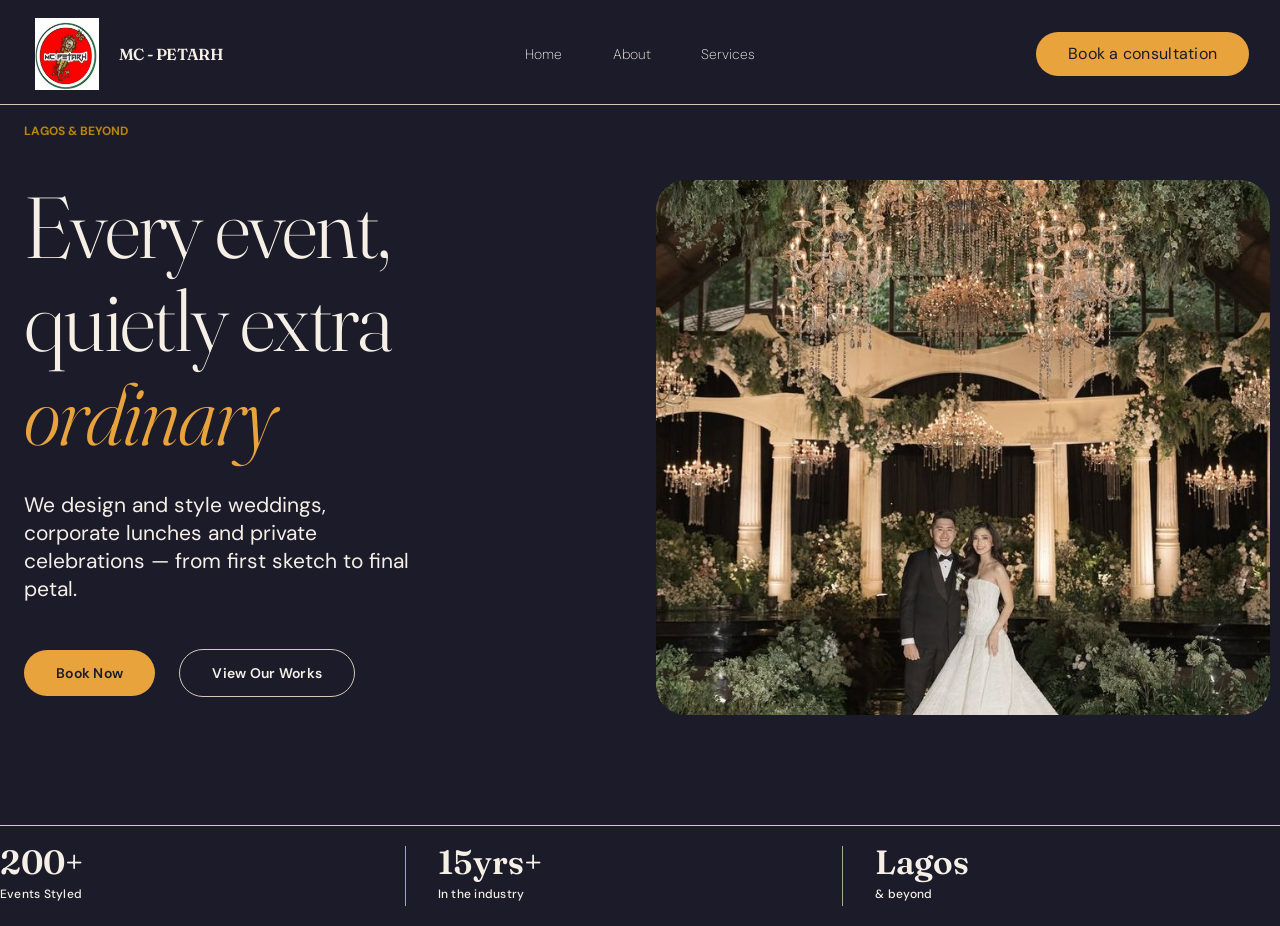
<file: event_decor/Frame/index.html>
<!DOCTYPE html>
<html lang="en">
<head>
    <meta charset="UTF-8">
    <meta name="viewport" content="width=device-width, initial-scale=1.0">
    <meta name="description" content="O-dune Devs">
    <title>Landing Page</title>
    <link rel="preconnect" href="https://fonts.googleapis.com">
    <link rel="preconnect" href="https://fonts.gstatic.com" crossorigin>
    <link href="https://fonts.googleapis.com/css2?family=DM+Sans:opsz,wght@9..40,100..1000&display=swap" rel="stylesheet">
    <link href="https://fonts.googleapis.com/css2?family=Fraunces:opsz,wght,SOFT,WONK@9..144,100..900,0..100,0..1&display=swap" rel="stylesheet">
    <link rel="stylesheet" href="../Paint/Landing.css">
</head>
<body>
<section class="fst-cont" id="home">
    <!-- INTRO HEAD BAR -->
    <div class="head-cont">
    <header class="top-style">
        <div class="top-right-style">
            <!-- The Company Logo plus Company Text -->
        <img src="../Images/banga.png" alt="Logo" class="logo">
        <p class="logo-text">MC - PETARH</p>
        </div>
        <!-- The Navbar Section -->
        <nav class="frst-cont">
                 <a href="#home">Home</a>
                 <a href="#about">About</a>
                 <a href="#service">Services</a>
        </nav>
        <!-- Intro-Button -->
        <a href="booking-page.html" class="start-btn" target="_blank" rel="noopener noreferrer">Book a consultation</a>
    </header>
    </div>
    <!-- SECTION ONE BEGINS HERE -->
    <main class="snd-cont">
        <!-- THE SAMPLE PICS -->
        <div class="landing-img">
            <img src="../Images/landing.jpg" alt="Model-Pic">
        </div>
        <!-- THE INTRO-TEXTS -->
        <div class="Text-cont">
            <div class="text-cont">
                <p class="motto-text">LAGOS &amp; BEYOND</p>
                <h1 class="Big-Text">Every event,<br>quietly extra <span class="inline">ordinary</span></h1>
                <p class="Small-text">We design and style weddings, corporate lunches and private celebrations — from first sketch to final petal.</p>
                </div>
                <!-- DUO BUTTONS -->
                <div class="cta-group">
                    <a href="booking-page.html" class="book-btn" target="_blank" rel="noopener noreferrer">Book Now</a>
                    <a href="#contact" class="view-btn">View Our Works</a>
                </div>
            </div>
        </div>
    </main>
</section>
<!-- THE ACHIEVEMENT AREA -->
    <footer class="feats-cont">
                            <div class="feats-amount">
                            <h6>200+</h6><span class="small-text"><p>Events Styled</p></span>
                            </div>
                            <div class="feats-time">
                                <h6>15yrs+</h6><span class="small-text"><p>In the industry</p></span>
                            </div>
                            <div class="feats-location">
                                <h6>Lagos</h6><span class="small-text"><p>&amp; beyond</p></span>
                            </div>
    </footer>
<section class="info-page" id="about">
</section>
</body>
</html>
</file>
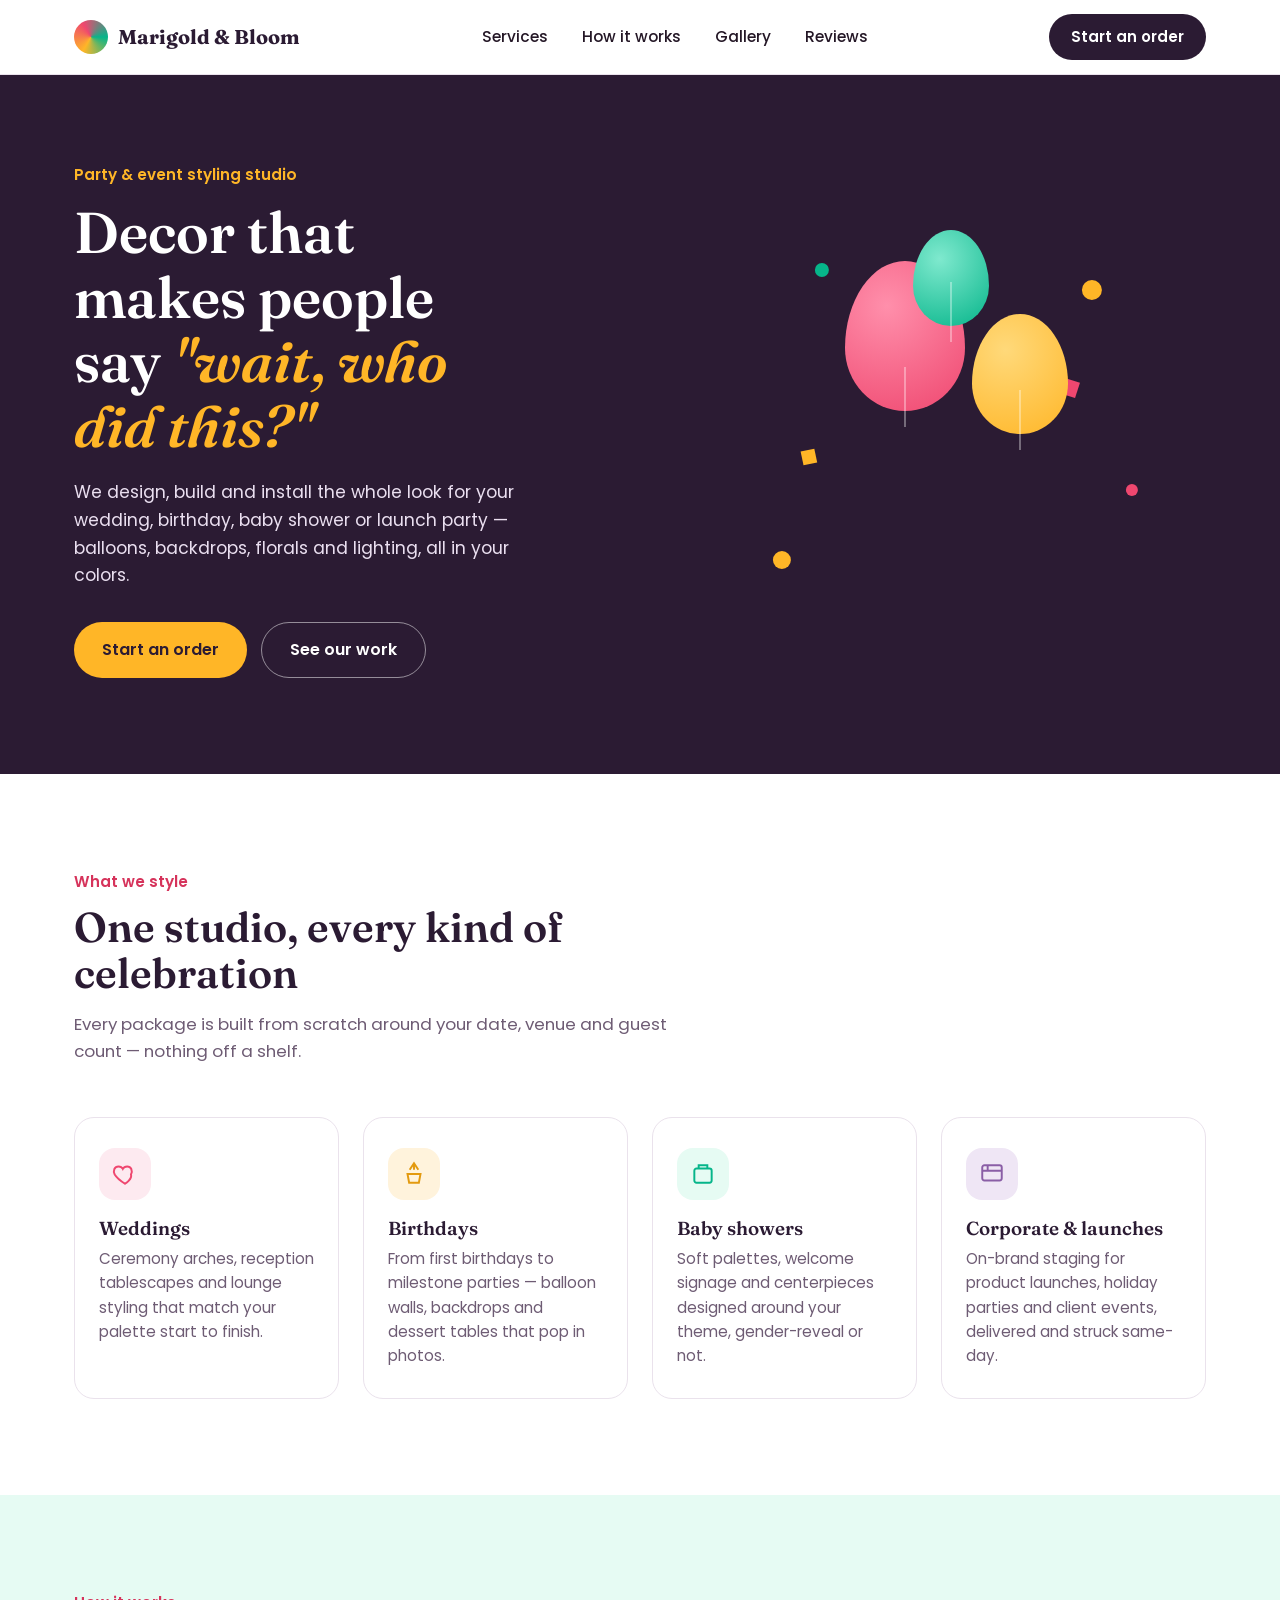
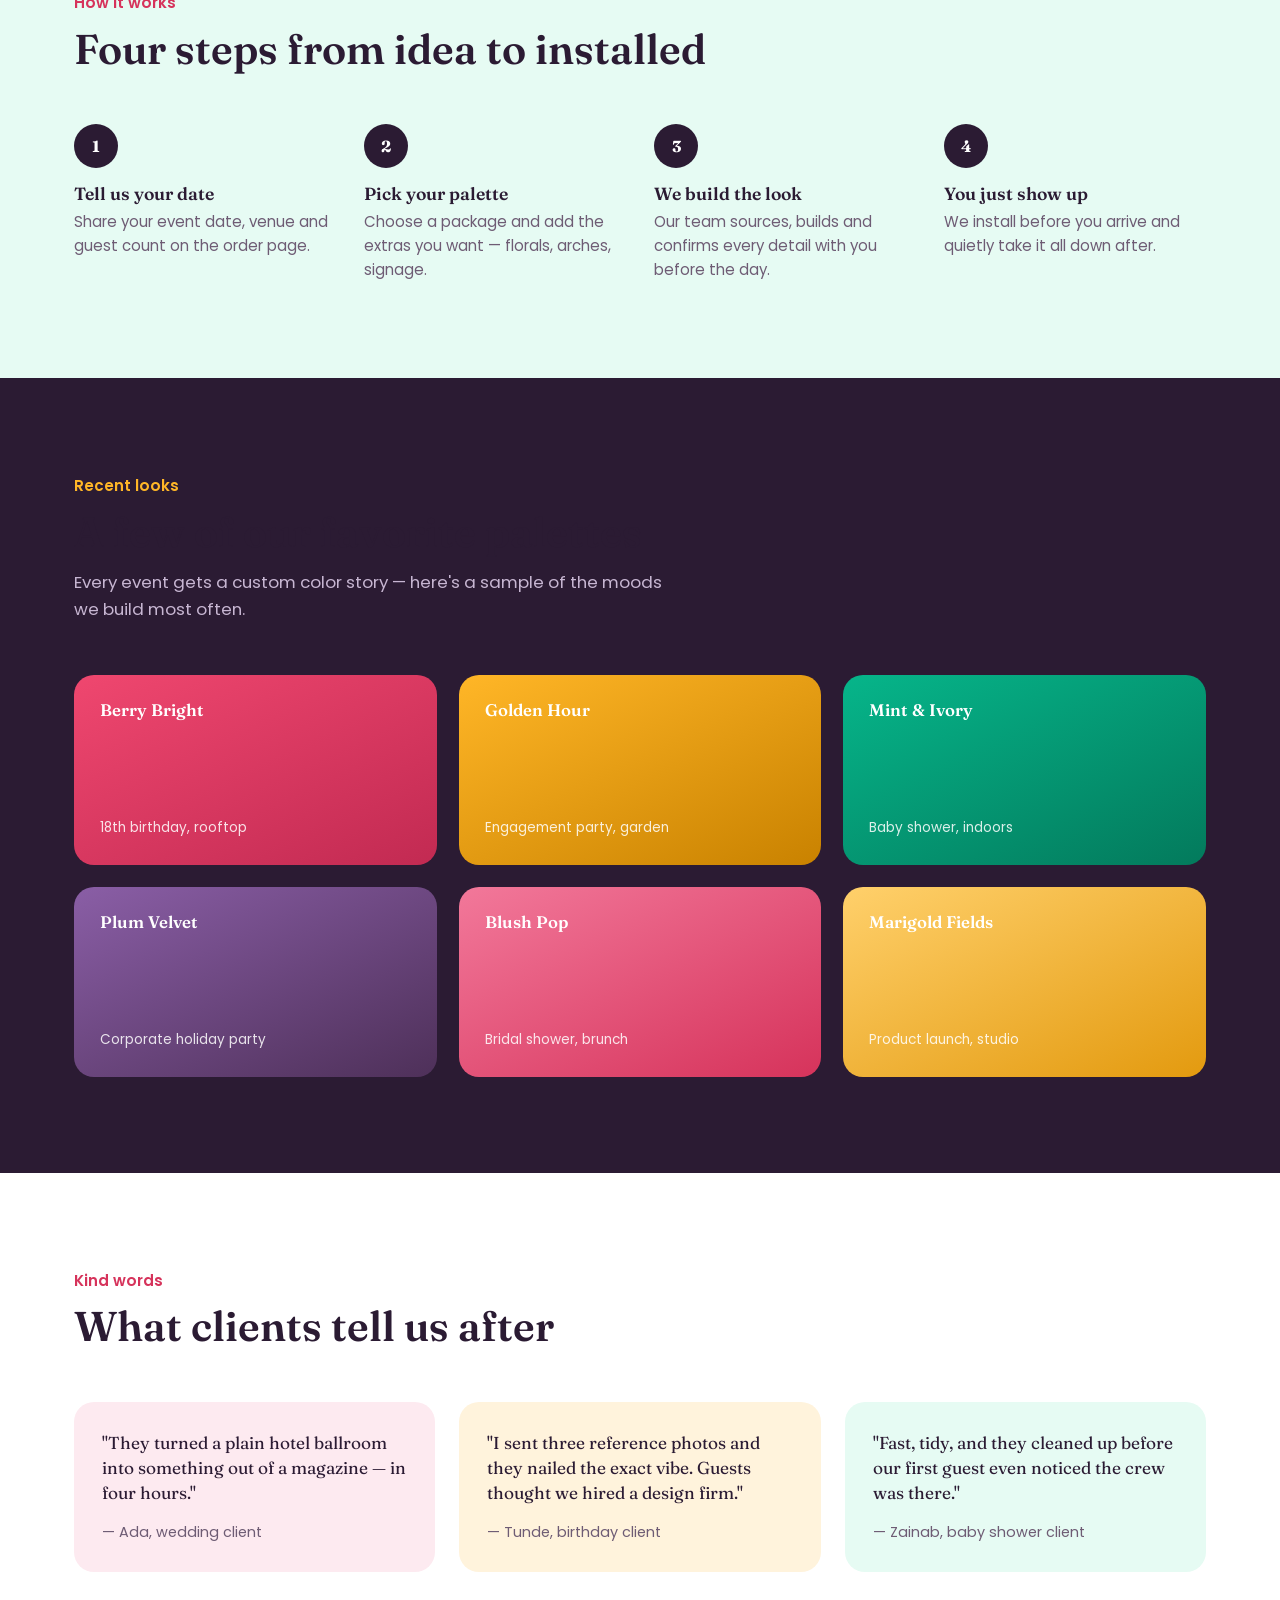
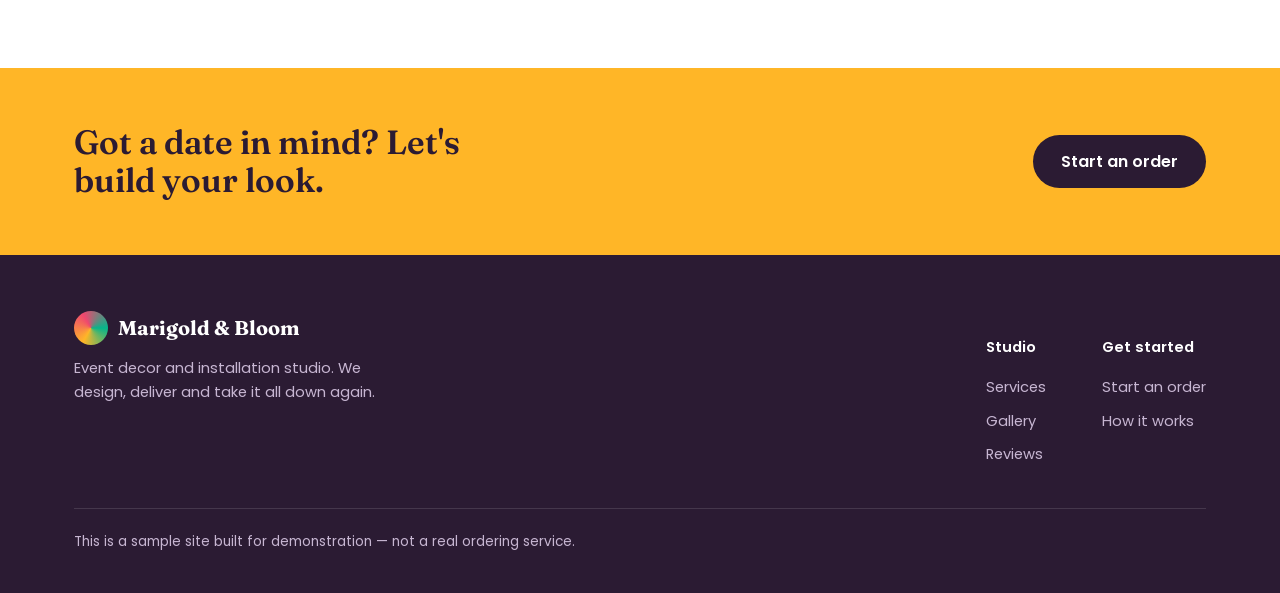
<file: event_decor/marigold-and-bloom.html>
<!DOCTYPE html>
<html lang="en">
<head>
<meta charset="UTF-8">
<meta name="viewport" content="width=device-width, initial-scale=1, viewport-fit=cover">
<title>Marigold &amp; Bloom — Party &amp; Event Decor</title>
<meta name="color-scheme" content="light">
<link rel="preconnect" href="https://fonts.googleapis.com">
<link rel="preconnect" href="https://fonts.gstatic.com" crossorigin>
<link href="https://fonts.googleapis.com/css2?family=Fraunces:ital,opsz,wght@0,9..144,500;0,9..144,600;0,9..144,700;1,9..144,600&family=Poppins:wght@400;500;600;700&display=swap" rel="stylesheet">
<style>
  :root{
    --plum:#2B1B33;
    --plum-2:#3D2647;
    --plum-3:#4E3059;
    --marigold:#FFB627;
    --marigold-dk:#E39A0F;
    --pink:#EF476F;
    --pink-dk:#D6335B;
    --teal:#06B58A;
    --teal-tint:#E6FBF3;
    --pink-tint:#FDEAF0;
    --marigold-tint:#FFF3DC;
    --paper:#FFFFFF;
    --ink:#241726;
    --ink-soft:#6E5C74;
    --line:#EAE2EC;
    --shadow: 0 12px 30px rgba(43,27,51,0.12);
    box-sizing:border-box;
    color-scheme: light;
  }
  *,*::before,*::after{ box-sizing:inherit; }
  html{ scroll-behavior:smooth; scroll-padding-top: calc(84px + env(safe-area-inset-top,0px)); }
  body{
    margin:0;
    background:var(--paper);
    color:var(--ink);
    font-family:"Poppins", Arial, sans-serif;
    font-size:16px;
    line-height:1.6;
    padding-top: env(safe-area-inset-top,0px);
    padding-bottom: env(safe-area-inset-bottom,0px);
    -webkit-font-smoothing:antialiased;
  }
  img{ max-width:100%; display:block; }
  a{ color:inherit; }
  h1,h2,h3,h4{
    font-family:"Fraunces", Georgia, serif;
    font-weight:600;
    line-height:1.12;
    margin:0;
    color:var(--plum);
  }
  p{ margin:0; }
  button{ font-family:inherit; cursor:pointer; }
  :focus-visible{ outline:3px solid var(--pink); outline-offset:3px; }
  .wrap{ max-width:1180px; margin:0 auto; padding:0 24px; }
  @media (max-width:640px){ .wrap{ padding:0 20px; } }

  /* ---------- NAV ---------- */
  .nav{
    position:sticky; top:0; z-index:60;
    background:rgba(255,255,255,0.92);
    backdrop-filter:saturate(160%) blur(10px);
    border-bottom:1px solid var(--line);
    padding-top: env(safe-area-inset-top,0px);
  }
  .nav-inner{
    max-width:1180px; margin:0 auto; padding:14px 24px;
    display:flex; align-items:center; justify-content:space-between;
  }
  .brand{ display:flex; align-items:center; gap:10px; font-family:"Fraunces",serif; font-weight:700; font-size:1.25rem; color:var(--plum); text-decoration:none; }
  .brand-mark{
    width:34px; height:34px; border-radius:50%;
    background:conic-gradient(from 210deg, var(--marigold), var(--pink), var(--teal), var(--marigold));
    flex-shrink:0;
  }
  .nav-links{ display:flex; align-items:center; gap:30px; list-style:none; margin:0; padding:0; }
  .nav-links a{ text-decoration:none; font-weight:500; font-size:0.96rem; color:var(--ink); padding:6px 2px; border-bottom:2px solid transparent; }
  .nav-links a:hover{ border-color:var(--marigold); }
  .nav-cta{
    background:var(--plum); color:#fff; border:none; border-radius:999px;
    padding:11px 22px; font-weight:600; font-size:0.94rem; text-decoration:none; display:inline-block;
    transition:transform .15s ease, background .2s ease;
  }
  .nav-cta:hover{ background:var(--pink-dk); transform:translateY(-1px); }
  .nav-toggle{
    display:none; background:none; border:none; padding:8px; margin:-8px;
  }
  .nav-toggle svg{ width:26px; height:26px; }
  .nav-mobile{ display:none; }

  @media (max-width:860px){
    .nav-links{ display:none; }
    .nav-cta.desktop-only{ display:none; }
    .nav-toggle{ display:inline-flex; }
    .nav-mobile{
      display:none; flex-direction:column; gap:2px;
      border-top:1px solid var(--line); background:#fff;
    }
    .nav-mobile.open{ display:flex; }
    .nav-mobile a{
      padding:14px 24px; text-decoration:none; color:var(--ink); font-weight:500;
      border-bottom:1px solid var(--line);
    }
    .nav-mobile a.mobile-cta{ color:var(--pink-dk); font-weight:700; }
  }

  /* ---------- HERO ---------- */
  .hero{
    position:relative; overflow:hidden;
    background:var(--plum);
    color:#fff;
    padding:88px 0 96px;
  }
  .hero .wrap{ position:relative; z-index:2; display:grid; grid-template-columns: 1.1fr 0.9fr; gap:48px; align-items:center; }
  .hero-eyebrow{ font-size:0.95rem; color:var(--marigold); font-weight:600; margin-bottom:14px; }
  .hero h1{ color:#fff; font-size:clamp(2.4rem, 5vw, 3.6rem); max-width:12ch; }
  .hero h1 em{ font-style:italic; color:var(--marigold); }
  .hero-sub{ margin-top:20px; max-width:44ch; color:#EADFF0; font-size:1.08rem; }
  .hero-actions{ margin-top:32px; display:flex; gap:14px; flex-wrap:wrap; }
  .btn{
    display:inline-flex; align-items:center; justify-content:center; gap:8px;
    padding:14px 28px; border-radius:999px; font-weight:600; font-size:1rem;
    text-decoration:none; border:none; transition:transform .15s ease, box-shadow .2s ease;
  }
  .btn-primary{ background:var(--marigold); color:var(--plum); }
  .btn-primary:hover{ transform:translateY(-2px); box-shadow:0 10px 22px rgba(255,182,39,0.35); }
  .btn-ghost{ background:transparent; color:#fff; border:1.5px solid rgba(255,255,255,0.5); }
  .btn-ghost:hover{ border-color:#fff; background:rgba(255,255,255,0.08); }
  .btn-dark{ background:var(--plum); color:#fff; }
  .btn-dark:hover{ background:var(--plum-3); transform:translateY(-2px); }

  .hero-stats{ margin-top:44px; display:flex; gap:36px; flex-wrap:wrap; }
  .hero-stat b{ display:block; font-family:"Fraunces",serif; font-size:1.7rem; color:#fff; }
  .hero-stat span{ font-size:0.85rem; color:#C7B6D2; }

  .hero-art{ position:relative; height:380px; }
  .confetti-piece{ position:absolute; }
  .balloon{
    position:absolute; border-radius:50% 50% 50% 50% / 58% 58% 42% 42%;
  }
  .balloon::after{
    content:""; position:absolute; left:50%; bottom:-16px; width:2px; height:60px;
    background:rgba(255,255,255,0.35); transform:translateX(-50%);
  }

  @media (max-width:940px){
    .hero .wrap{ grid-template-columns:1fr; }
    .hero-art{ height:220px; order:-1; }
  }

  /* ---------- SECTION HEADS ---------- */
  .section{ padding:96px 0; }
  .section-head{ max-width:640px; margin-bottom:52px; }
  .kicker{ color:var(--pink-dk); font-weight:600; font-size:0.95rem; margin-bottom:10px; }
  .section-head h2{ font-size:clamp(1.9rem,3.4vw,2.6rem); }
  .section-head p{ margin-top:14px; color:var(--ink-soft); font-size:1.05rem; max-width:56ch; }

  /* ---------- SERVICES ---------- */
  .services-grid{ display:grid; grid-template-columns:repeat(4,1fr); gap:24px; }
  .service-card{
    background:#fff; border:1px solid var(--line); border-radius:20px; padding:30px 24px;
    transition:transform .18s ease, box-shadow .18s ease;
  }
  .service-card:hover{ transform:translateY(-4px); box-shadow:var(--shadow); }
  .service-icon{ width:52px; height:52px; border-radius:16px; display:flex; align-items:center; justify-content:center; margin-bottom:18px; }
  .service-card h3{ font-size:1.18rem; margin-bottom:8px; }
  .service-card p{ color:var(--ink-soft); font-size:0.95rem; }
  @media (max-width:940px){ .services-grid{ grid-template-columns:1fr 1fr; } }
  @media (max-width:600px){ .services-grid{ grid-template-columns:1fr; } }

  /* ---------- PROCESS ---------- */
  .process{ background:var(--teal-tint); }
  .process-row{ display:grid; grid-template-columns:repeat(4,1fr); gap:28px; }
  .process-step{ position:relative; padding-left:0; }
  .step-num{
    width:44px; height:44px; border-radius:50%; background:var(--plum); color:#fff;
    display:flex; align-items:center; justify-content:center; font-family:"Fraunces",serif; font-weight:700;
    margin-bottom:16px;
  }
  .process-step h3{ font-size:1.1rem; margin-bottom:6px; }
  .process-step p{ color:var(--ink-soft); font-size:0.94rem; }
  @media (max-width:860px){ .process-row{ grid-template-columns:1fr 1fr; row-gap:36px; } }
  @media (max-width:560px){ .process-row{ grid-template-columns:1fr; } }

  /* ---------- GALLERY ---------- */
  .gallery{ background:var(--plum); color:#fff; }
  .gallery .section-head p{ color:#C7B6D2; }
  .gallery .kicker{ color:var(--marigold); }
  .swatch-grid{ display:grid; grid-template-columns:repeat(3,1fr); gap:22px; }
  .swatch{
    border-radius:20px; padding:26px; min-height:190px; display:flex; flex-direction:column; justify-content:space-between;
    position:relative; overflow:hidden;
  }
  .swatch h4{ color:#fff; font-size:1.05rem; position:relative; z-index:2; }
  .swatch span{ color:rgba(255,255,255,0.85); font-size:0.85rem; position:relative; z-index:2; }
  .swatch .dot{ position:absolute; border-radius:50%; opacity:0.5; }
  .swatch.s1{ background:linear-gradient(155deg,var(--pink),#c22a52); }
  .swatch.s2{ background:linear-gradient(155deg,var(--marigold),#c98200); }
  .swatch.s3{ background:linear-gradient(155deg,var(--teal),#037a5c); }
  .swatch.s4{ background:linear-gradient(155deg,#8a5ea6,var(--plum-3)); }
  .swatch.s5{ background:linear-gradient(155deg,#f2789a,var(--pink-dk)); }
  .swatch.s6{ background:linear-gradient(155deg,#ffd06b,var(--marigold-dk)); }
  @media (max-width:860px){ .swatch-grid{ grid-template-columns:1fr 1fr; } }
  @media (max-width:560px){ .swatch-grid{ grid-template-columns:1fr; } }

  /* ---------- TESTIMONIALS ---------- */
  .quotes{ display:grid; grid-template-columns:repeat(3,1fr); gap:24px; }
  .quote-card{ background:var(--pink-tint); border-radius:20px; padding:28px; }
  .quote-card p.line{ font-family:"Fraunces",serif; font-size:1.08rem; color:var(--plum); line-height:1.45; }
  .quote-by{ margin-top:16px; font-size:0.9rem; color:var(--ink-soft); }
  .quotes .quote-card:nth-child(2){ background:var(--marigold-tint); }
  .quotes .quote-card:nth-child(3){ background:var(--teal-tint); }
  @media (max-width:860px){ .quotes{ grid-template-columns:1fr; } }

  /* ---------- CTA BANNER ---------- */
  .cta-band{ background:var(--marigold); }
  .cta-band .wrap{ display:flex; align-items:center; justify-content:space-between; gap:24px; flex-wrap:wrap; padding-top:56px; padding-bottom:56px; }
  .cta-band h2{ font-size:clamp(1.6rem,3vw,2.1rem); max-width:20ch; }

  /* ---------- FOOTER ---------- */
  footer{ background:var(--plum); color:#C7B6D2; padding:56px 0 40px; }
  .footer-top{ display:flex; justify-content:space-between; gap:32px; flex-wrap:wrap; margin-bottom:36px; }
  .footer-brand{ max-width:320px; }
  .footer-brand .brand{ color:#fff; }
  .footer-brand p{ margin-top:12px; font-size:0.92rem; }
  .footer-cols{ display:flex; gap:56px; flex-wrap:wrap; }
  .footer-col h5{ color:#fff; font-size:0.92rem; margin-bottom:12px; font-weight:600; }
  .footer-col a{ display:block; text-decoration:none; color:#C7B6D2; font-size:0.92rem; padding:5px 0; }
  .footer-col a:hover{ color:#fff; }
  .footer-bottom{ border-top:1px solid rgba(255,255,255,0.12); padding-top:22px; font-size:0.85rem; }

  /* ================= ORDER PAGE ================= */
  #page-order{ display:none; }
  .order-hero{ background:var(--plum-2); color:#fff; padding:64px 0 44px; }
  .order-hero h1{ color:#fff; font-size:clamp(2rem,4vw,2.7rem); max-width:16ch; }
  .order-hero p{ margin-top:14px; color:#DCCBE6; max-width:52ch; }

  .order-layout{ display:grid; grid-template-columns:1fr 360px; gap:40px; align-items:start; }
  @media (max-width:980px){ .order-layout{ grid-template-columns:1fr; } }

  .pkg-grid{ display:grid; grid-template-columns:repeat(3,1fr); gap:20px; margin-bottom:52px; }
  @media (max-width:860px){ .pkg-grid{ grid-template-columns:1fr; } }
  .pkg-card{
    border:2px solid var(--line); border-radius:20px; padding:26px; background:#fff;
    display:flex; flex-direction:column; gap:14px; text-align:left; width:100%;
    transition:border-color .15s ease, transform .15s ease;
  }
  .pkg-card:hover{ transform:translateY(-3px); }
  .pkg-card.selected{ border-color:var(--pink); box-shadow:0 0 0 3px var(--pink-tint); }
  .pkg-name{ font-family:"Fraunces",serif; font-size:1.25rem; color:var(--plum); }
  .pkg-price{ font-family:"Fraunces",serif; font-size:1.8rem; color:var(--pink-dk); }
  .pkg-price span{ font-family:"Poppins",sans-serif; font-size:0.85rem; color:var(--ink-soft); font-weight:500; }
  .pkg-feats{ list-style:none; margin:0; padding:0; display:flex; flex-direction:column; gap:8px; }
  .pkg-feats li{ font-size:0.92rem; color:var(--ink-soft); padding-left:22px; position:relative; }
  .pkg-feats li::before{ content:"✓"; position:absolute; left:0; color:var(--teal); font-weight:700; }
  .pkg-pick{
    margin-top:auto; border:1.5px solid var(--plum); background:transparent; color:var(--plum);
    border-radius:999px; padding:10px 18px; font-weight:600; font-size:0.92rem;
  }
  .pkg-card.selected .pkg-pick{ background:var(--plum); color:#fff; }

  .addons-block, .form-block{ background:#fff; border:1px solid var(--line); border-radius:20px; padding:30px; margin-bottom:28px; }
  .block-title{ font-family:"Fraunces",serif; font-size:1.3rem; margin-bottom:6px; }
  .block-sub{ color:var(--ink-soft); font-size:0.92rem; margin-bottom:20px; }

  .addon-list{ display:flex; flex-direction:column; gap:2px; }
  .addon-row{
    display:flex; align-items:center; justify-content:space-between; gap:16px;
    padding:14px 4px; border-bottom:1px solid var(--line);
  }
  .addon-row:last-child{ border-bottom:none; }
  .addon-label{ display:flex; align-items:center; gap:14px; }
  .addon-label input{ width:19px; height:19px; accent-color:var(--pink); }
  .addon-name{ font-weight:500; font-size:0.96rem; }
  .addon-desc{ display:block; font-size:0.84rem; color:var(--ink-soft); margin-top:2px; }
  .addon-price{ font-weight:600; color:var(--plum); font-size:0.95rem; white-space:nowrap; }

  .field-grid{ display:grid; grid-template-columns:1fr 1fr; gap:18px; }
  @media (max-width:560px){ .field-grid{ grid-template-columns:1fr; } }
  .field{ display:flex; flex-direction:column; gap:6px; margin-bottom:18px; }
  .field.full{ grid-column:1 / -1; }
  .field label{ font-size:0.88rem; font-weight:500; color:var(--plum); }
  .field input, .field select, .field textarea{
    font-family:inherit; font-size:0.96rem; padding:12px 14px; border-radius:12px;
    border:1.5px solid var(--line); background:#FBF9FC; color:var(--ink);
  }
  .field input:focus, .field select:focus, .field textarea:focus{ border-color:var(--pink); outline:none; background:#fff; }
  .field textarea{ resize:vertical; min-height:90px; }

  .summary-card{
    position:sticky; top:100px; background:var(--plum); color:#fff; border-radius:22px; padding:28px;
  }
  .summary-card h3{ color:#fff; font-size:1.15rem; margin-bottom:16px; }
  .summary-line{ display:flex; justify-content:space-between; font-size:0.92rem; padding:8px 0; color:#DCCBE6; border-bottom:1px solid rgba(255,255,255,0.14); }
  .summary-line.total{ color:#fff; font-weight:700; font-size:1.1rem; border-bottom:none; padding-top:16px; }
  .summary-empty{ color:#C7B6D2; font-size:0.9rem; padding:6px 0 14px; }
  .summary-cta{ width:100%; margin-top:18px; background:var(--marigold); color:var(--plum); border:none; border-radius:999px; padding:14px; font-weight:700; font-size:0.98rem; }
  .summary-cta:disabled{ opacity:0.5; cursor:not-allowed; }
  .summary-note{ font-size:0.78rem; color:#B49FC0; margin-top:12px; text-align:center; }

  .confirm-panel{
    background:var(--plum); color:#fff; border-radius:24px; padding:56px 40px; text-align:center;
  }
  .confirm-panel h2{ color:#fff; margin-bottom:12px; }
  .confirm-panel p{ color:#DCCBE6; max-width:46ch; margin:0 auto; }
  .confirm-ref{
    display:inline-block; margin:22px 0; padding:12px 22px; background:rgba(255,255,255,0.08);
    border:1px dashed rgba(255,255,255,0.4); border-radius:14px; font-family:"Fraunces",serif; font-size:1.2rem; color:var(--marigold);
  }

  .error-text{ color:var(--pink-dk); font-size:0.82rem; margin-top:4px; display:none; }
  .field.invalid input, .field.invalid select{ border-color:var(--pink-dk); }
  .field.invalid .error-text{ display:block; }

  @media (prefers-reduced-motion: reduce){
    html{ scroll-behavior:auto; }
    *{ transition:none !important; animation:none !important; }
  }
</style>
</head>
<body>

<nav class="nav">
  <div class="nav-inner">
    <a class="brand" href="#/home"><span class="brand-mark"></span>Marigold &amp; Bloom</a>
    <ul class="nav-links">
      <li><a href="#services">Services</a></li>
      <li><a href="#process">How it works</a></li>
      <li><a href="#gallery">Gallery</a></li>
      <li><a href="#reviews">Reviews</a></li>
    </ul>
    <a class="nav-cta desktop-only" href="#/order">Start an order</a>
    <button class="nav-toggle" id="navToggle" aria-label="Open menu" aria-expanded="false">
      <svg viewBox="0 0 24 24" fill="none" stroke="currentColor" stroke-width="2" stroke-linecap="round"><line x1="3" y1="6" x2="21" y2="6"/><line x1="3" y1="12" x2="21" y2="12"/><line x1="3" y1="18" x2="21" y2="18"/></svg>
    </button>
  </div>
  <div class="nav-mobile" id="navMobile">
    <a href="#services">Services</a>
    <a href="#process">How it works</a>
    <a href="#gallery">Gallery</a>
    <a href="#reviews">Reviews</a>
    <a class="mobile-cta" href="#/order">Start an order</a>
  </div>
</nav>

<!-- ================= HOME PAGE ================= -->
<div id="page-home">

  <header class="hero">
    <div class="wrap">
      <div>
        <div class="hero-eyebrow">Party &amp; event styling studio</div>
        <h1>Decor that makes people say <em>"wait, who did this?"</em></h1>
        <p class="hero-sub">We design, build and install the whole look for your wedding, birthday, baby shower or launch party — balloons, backdrops, florals and lighting, all in your colors.</p>
        <div class="hero-actions">
          <a class="btn btn-primary" href="#/order">Start an order</a>
          <a class="btn btn-ghost" href="#gallery">See our work</a>
        </div>

      </div>
      <div class="hero-art" aria-hidden="true">
        <svg viewBox="0 0 400 380" width="100%" height="100%" style="position:absolute;inset:0;">
          <circle class="dot" cx="330" cy="60" r="10" fill="#FFB627"/>
          <circle class="dot" cx="60" cy="40" r="7" fill="#06B58A"/>
          <rect x="300" y="150" width="16" height="16" fill="#EF476F" transform="rotate(18 308 158)"/>
          <rect x="40" y="220" width="14" height="14" fill="#FFB627" transform="rotate(-12 47 227)"/>
          <circle cx="370" cy="260" r="6" fill="#EF476F"/>
          <circle cx="20" cy="330" r="9" fill="#FFB627"/>
        </svg>
        <div class="balloon" style="left:26%; top:8%; width:120px; height:150px; background:radial-gradient(circle at 35% 30%, #ff8fab, var(--pink));"></div>
        <div class="balloon" style="left:52%; top:22%; width:96px; height:120px; background:radial-gradient(circle at 35% 30%, #ffd97a, var(--marigold));"></div>
        <div class="balloon" style="left:40%; top:0%; width:76px; height:96px; background:radial-gradient(circle at 35% 30%, #7fe9ce, var(--teal));"></div>
      </div>
    </div>
  </header>

  <section class="section" id="services">
    <div class="wrap">
      <div class="section-head">
        <div class="kicker">What we style</div>
        <h2>One studio, every kind of celebration</h2>
        <p>Every package is built from scratch around your date, venue and guest count — nothing off a shelf.</p>
      </div>
      <div class="services-grid">
        <div class="service-card">
          <div class="service-icon" style="background:var(--pink-tint);">
            <svg width="26" height="26" viewBox="0 0 24 24" fill="none" stroke="#EF476F" stroke-width="1.8"><path d="M12 21s-7-4.35-9.5-8.5C.7 8.9 2.3 5 6 5c2 0 3.4 1.1 4 2.3C10.6 6.1 12 5 14 5c3.7 0 5.3 3.9 3.5 7.5C19 16.65 12 21 12 21z"/></svg>
          </div>
          <h3>Weddings</h3>
          <p>Ceremony arches, reception tablescapes and lounge styling that match your palette start to finish.</p>
        </div>
        <div class="service-card">
          <div class="service-icon" style="background:var(--marigold-tint);">
            <svg width="26" height="26" viewBox="0 0 24 24" fill="none" stroke="#E39A0F" stroke-width="1.8"><path d="M12 2v6M8 8l4-6 4 6M6 12h12l-1.5 8h-9L6 12z"/></svg>
          </div>
          <h3>Birthdays</h3>
          <p>From first birthdays to milestone parties — balloon walls, backdrops and dessert tables that pop in photos.</p>
        </div>
        <div class="service-card">
          <div class="service-icon" style="background:var(--teal-tint);">
            <svg width="26" height="26" viewBox="0 0 24 24" fill="none" stroke="#06B58A" stroke-width="1.8"><rect x="4" y="7" width="16" height="13" rx="2"/><path d="M8 7V4h8v3"/></svg>
          </div>
          <h3>Baby showers</h3>
          <p>Soft palettes, welcome signage and centerpieces designed around your theme, gender-reveal or not.</p>
        </div>
        <div class="service-card">
          <div class="service-icon" style="background:#EFE6F5;">
            <svg width="26" height="26" viewBox="0 0 24 24" fill="none" stroke="#8A5EA6" stroke-width="1.8"><rect x="3" y="4" width="18" height="14" rx="2"/><path d="M3 9h18M8 4v5"/></svg>
          </div>
          <h3>Corporate &amp; launches</h3>
          <p>On-brand staging for product launches, holiday parties and client events, delivered and struck same-day.</p>
        </div>
      </div>
    </div>
  </section>

  <section class="section process" id="process">
    <div class="wrap">
      <div class="section-head">
        <div class="kicker">How it works</div>
        <h2>Four steps from idea to installed</h2>
      </div>
      <div class="process-row">
        <div class="process-step">
          <div class="step-num">1</div>
          <h3>Tell us your date</h3>
          <p>Share your event date, venue and guest count on the order page.</p>
        </div>
        <div class="process-step">
          <div class="step-num">2</div>
          <h3>Pick your palette</h3>
          <p>Choose a package and add the extras you want — florals, arches, signage.</p>
        </div>
        <div class="process-step">
          <div class="step-num">3</div>
          <h3>We build the look</h3>
          <p>Our team sources, builds and confirms every detail with you before the day.</p>
        </div>
        <div class="process-step">
          <div class="step-num">4</div>
          <h3>You just show up</h3>
          <p>We install before you arrive and quietly take it all down after.</p>
        </div>
      </div>
    </div>
  </section>

  <section class="section gallery" id="gallery">
    <div class="wrap">
      <div class="section-head">
        <div class="kicker">Recent looks</div>
        <h2>A few of our favorite palettes</h2>
        <p>Every event gets a custom color story — here's a sample of the moods we build most often.</p>
      </div>
      <div class="swatch-grid">
        <div class="swatch s1"><h4>Berry Bright</h4><span>18th birthday, rooftop</span></div>
        <div class="swatch s2"><h4>Golden Hour</h4><span>Engagement party, garden</span></div>
        <div class="swatch s3"><h4>Mint &amp; Ivory</h4><span>Baby shower, indoors</span></div>
        <div class="swatch s4"><h4>Plum Velvet</h4><span>Corporate holiday party</span></div>
        <div class="swatch s5"><h4>Blush Pop</h4><span>Bridal shower, brunch</span></div>
        <div class="swatch s6"><h4>Marigold Fields</h4><span>Product launch, studio</span></div>
      </div>
    </div>
  </section>

  <section class="section" id="reviews">
    <div class="wrap">
      <div class="section-head">
        <div class="kicker">Kind words</div>
        <h2>What clients tell us after</h2>
      </div>
      <div class="quotes">
        <div class="quote-card">
          <p class="line">"They turned a plain hotel ballroom into something out of a magazine — in four hours."</p>
          <p class="quote-by">— Ada, wedding client</p>
        </div>
        <div class="quote-card">
          <p class="line">"I sent three reference photos and they nailed the exact vibe. Guests thought we hired a design firm."</p>
          <p class="quote-by">— Tunde, birthday client</p>
        </div>
        <div class="quote-card">
          <p class="line">"Fast, tidy, and they cleaned up before our first guest even noticed the crew was there."</p>
          <p class="quote-by">— Zainab, baby shower client</p>
        </div>
      </div>
    </div>
  </section>

  <section class="cta-band">
    <div class="wrap">
      <h2>Got a date in mind? Let's build your look.</h2>
      <a class="btn btn-dark" href="#/order">Start an order</a>
    </div>
  </section>

</div>

<!-- ================= ORDER PAGE ================= -->
<div id="page-order">

  <header class="order-hero">
    <div class="wrap">
      <a href="#/home" style="color:#DCCBE6; font-size:0.88rem; text-decoration:none;">&larr; Back to home</a>
      <h1 style="margin-top:14px;">Let's plan your party</h1>
      <p>Pick a package, add anything extra, and send us your details — we'll follow up within 24 hours to confirm.</p>
    </div>
  </header>

  <section class="section" style="padding-top:52px;">
    <div class="wrap">

      <div id="orderForm">
        <h2 style="font-size:1.5rem; margin-bottom:6px;">1. Choose a package</h2>
        <p class="block-sub" style="margin-bottom:22px;">Prices are a starting point — your final quote depends on venue and guest count.</p>
        <div class="pkg-grid" id="pkgGrid"></div>

        <div class="order-layout">
          <div>
            <div class="addons-block">
              <div class="block-title">2. Add extras</div>
              <div class="block-sub">Popular add-ons, priced individually.</div>
              <div class="addon-list" id="addonList"></div>
            </div>

            <div class="form-block">
              <div class="block-title">3. Your details</div>
              <div class="block-sub">So we know where and when to show up.</div>
              <form id="detailsForm" novalidate>
                <div class="field-grid">
                  <div class="field" data-field="name">
                    <label for="fName">Full name</label>
                    <input id="fName" type="text" autocomplete="name">
                    <span class="error-text">Enter your name.</span>
                  </div>
                  <div class="field" data-field="email">
                    <label for="fEmail">Email</label>
                    <input id="fEmail" type="email" autocomplete="email">
                    <span class="error-text">Enter a valid email.</span>
                  </div>
                  <div class="field" data-field="phone">
                    <label for="fPhone">Phone</label>
                    <input id="fPhone" type="tel" autocomplete="tel">
                    <span class="error-text">Enter a phone number.</span>
                  </div>
                  <div class="field" data-field="date">
                    <label for="fDate">Event date</label>
                    <input id="fDate" type="date">
                    <span class="error-text">Pick your event date.</span>
                  </div>
                  <div class="field" data-field="type">
                    <label for="fType">Event type</label>
                    <select id="fType">
                      <option value="">Select one</option>
                      <option>Wedding</option>
                      <option>Birthday</option>
                      <option>Baby shower</option>
                      <option>Corporate / launch</option>
                      <option>Other</option>
                    </select>
                    <span class="error-text">Select an event type.</span>
                  </div>
                  <div class="field" data-field="guests">
                    <label for="fGuests">Guest count</label>
                    <input id="fGuests" type="number" min="1" placeholder="e.g. 40">
                    <span class="error-text">Enter an estimated guest count.</span>
                  </div>
                  <div class="field full">
                    <label for="fVenue">Venue name / address</label>
                    <input id="fVenue" type="text" placeholder="Where's the party?">
                  </div>
                  <div class="field full">
                    <label for="fMsg">Anything else we should know?</label>
                    <textarea id="fMsg" placeholder="Colors, inspiration links, allergies for florals, etc."></textarea>
                  </div>
                </div>
              </form>
            </div>
          </div>

          <aside class="summary-card">
            <h3>Your order</h3>
            <div id="summaryLines">
              <p class="summary-empty">Pick a package to get started.</p>
            </div>
            <button class="summary-cta" id="submitOrder" disabled>Send order request</button>
            <p class="summary-note">No payment now — we confirm details first.</p>
          </aside>
        </div>
      </div>

      <div id="confirmView" style="display:none;">
        <div class="confirm-panel">
          <h2>Request sent 🎉</h2>
          <p>Thanks — we've got your details and package selection. A stylist will email you within 24 hours to confirm your quote and hold your date.</p>
          <div class="confirm-ref" id="confirmRef"></div>
          <div>
            <a class="btn btn-primary" href="#/home">Back to home</a>
          </div>
        </div>
      </div>

    </div>
  </section>

</div>

<footer>
  <div class="wrap">
    <div class="footer-top">
      <div class="footer-brand">
        <a class="brand" href="#/home"><span class="brand-mark"></span>Marigold &amp; Bloom</a>
        <p>Event decor and installation studio. We design, deliver and take it all down again.</p>
      </div>
      <div class="footer-cols">
        <div class="footer-col">
          <h5>Studio</h5>
          <a href="#services">Services</a>
          <a href="#gallery">Gallery</a>
          <a href="#reviews">Reviews</a>
        </div>
        <div class="footer-col">
          <h5>Get started</h5>
          <a href="#/order">Start an order</a>
          <a href="#process">How it works</a>
        </div>
      </div>
    </div>
    <div class="footer-bottom">
      This is a sample site built for demonstration — not a real ordering service.
    </div>
  </div>
</footer>

<script>
(function(){
  // ---------- Nav ----------
  var toggle = document.getElementById('navToggle');
  var mobile = document.getElementById('navMobile');
  toggle.addEventListener('click', function(){
    var open = mobile.classList.toggle('open');
    toggle.setAttribute('aria-expanded', open ? 'true':'false');
  });
  Array.prototype.forEach.call(mobile.querySelectorAll('a'), function(a){
    a.addEventListener('click', function(){ mobile.classList.remove('open'); toggle.setAttribute('aria-expanded','false'); });
  });

  // ---------- Page routing (home / order) ----------
  var pageHome = document.getElementById('page-home');
  var pageOrder = document.getElementById('page-order');
  function route(){
    var hash = window.location.hash;
    if(hash.indexOf('/order') !== -1){
      pageHome.style.display = 'none';
      pageOrder.style.display = 'block';
      window.scrollTo(0,0);
      return;
    }
    // everything else (#/home, empty hash, or an in-page anchor like #services)
    // shows the home view; anchors then scroll to their target on that view.
    pageHome.style.display = 'block';
    pageOrder.style.display = 'none';
    if(hash.indexOf('/home') !== -1 || hash === ''){
      window.scrollTo(0,0);
    } else {
      var target = document.querySelector(hash);
      if(target){ setTimeout(function(){ target.scrollIntoView({ behavior:'smooth', block:'start' }); }, 0); }
    }
  }
  window.addEventListener('hashchange', route);
  if(window.location.hash.indexOf('/order') !== -1){ route(); }

  // ---------- Order data ----------
  var packages = [
    { id:'popup', name:'The Pop-Up', price:349, guests:'Up to 20 guests', feats:['Balloon garland', 'Table styling', 'Setup & teardown'] },
    { id:'classic', name:'The Classic', price:749, guests:'Up to 60 guests', feats:['Full room styling', 'Backdrop', 'Centerpieces', 'Welcome signage'] },
    { id:'grand', name:'The Grand Affair', price:1450, guests:'60+ guests', feats:['Full-service design', 'Custom backdrop', 'Fresh florals', 'On-site stylist'] }
  ];
  var addons = [
    { id:'arch', name:'Balloon arch', desc:'Statement entrance or photo-spot arch', price:120 },
    { id:'neon', name:'Custom neon sign', desc:'Name, age or message in LED neon', price:95 },
    { id:'backdrop', name:'Photo backdrop', desc:'Themed backdrop with props', price:150 },
    { id:'florals', name:'Fresh florals', desc:'Centerpieces upgraded to fresh flowers', price:180 },
    { id:'lights', name:'Fairy light canopy', desc:'Overhead lighting for evening events', price:110 }
  ];

  var selectedPkg = null;
  var selectedAddons = {};

  var pkgGrid = document.getElementById('pkgGrid');
  packages.forEach(function(p){
    var card = document.createElement('button');
    card.type = 'button';
    card.className = 'pkg-card';
    card.setAttribute('data-id', p.id);
    card.innerHTML =
      '<div class="pkg-name">'+p.name+'</div>'+
      '<div class="pkg-price">$'+p.price+' <span>starting</span></div>'+
      '<div style="font-size:0.85rem;color:var(--ink-soft);">'+p.guests+'</div>'+
      '<ul class="pkg-feats">'+p.feats.map(function(f){ return '<li>'+f+'</li>'; }).join('')+'</ul>'+
      '<span class="pkg-pick">Select package</span>';
    card.addEventListener('click', function(){
      selectedPkg = p;
      Array.prototype.forEach.call(pkgGrid.children, function(c){ c.classList.remove('selected'); });
      card.classList.add('selected');
      Array.prototype.forEach.call(pkgGrid.querySelectorAll('.pkg-pick'), function(el){ el.textContent = 'Select package'; });
      card.querySelector('.pkg-pick').textContent = 'Selected';
      updateSummary();
    });
    pkgGrid.appendChild(card);
  });

  var addonList = document.getElementById('addonList');
  addons.forEach(function(a){
    var row = document.createElement('label');
    row.className = 'addon-row';
    row.innerHTML =
      '<span class="addon-label">'+
        '<input type="checkbox" data-id="'+a.id+'">'+
        '<span><span class="addon-name">'+a.name+'</span><span class="addon-desc">'+a.desc+'</span></span>'+
      '</span>'+
      '<span class="addon-price">+$'+a.price+'</span>';
    var cb = row.querySelector('input');
    cb.addEventListener('change', function(){
      if(cb.checked){ selectedAddons[a.id] = a; } else { delete selectedAddons[a.id]; }
      updateSummary();
    });
    addonList.appendChild(row);
  });

  var summaryLines = document.getElementById('summaryLines');
  var submitBtn = document.getElementById('submitOrder');

  function updateSummary(){
    if(!selectedPkg){
      summaryLines.innerHTML = '<p class="summary-empty">Pick a package to get started.</p>';
      submitBtn.disabled = true;
      return;
    }
    var html = '<div class="summary-line"><span>'+selectedPkg.name+'</span><span>$'+selectedPkg.price+'</span></div>';
    var total = selectedPkg.price;
    Object.keys(selectedAddons).forEach(function(id){
      var a = selectedAddons[id];
      html += '<div class="summary-line"><span>'+a.name+'</span><span>+$'+a.price+'</span></div>';
      total += a.price;
    });
    html += '<div class="summary-line total"><span>Estimated total</span><span>$'+total+'</span></div>';
    summaryLines.innerHTML = html;
    submitBtn.disabled = false;
  }

  // ---------- Form validation + submit ----------
  var fields = {
    name: document.getElementById('fName'),
    email: document.getElementById('fEmail'),
    phone: document.getElementById('fPhone'),
    date: document.getElementById('fDate'),
    type: document.getElementById('fType'),
    guests: document.getElementById('fGuests')
  };

  function validate(){
    var ok = true;
    function markInvalid(key, bad){
      var wrap = document.querySelector('[data-field="'+key+'"]');
      if(!wrap) return;
      wrap.classList.toggle('invalid', bad);
      if(bad) ok = false;
    }
    markInvalid('name', fields.name.value.trim().length < 2);
    markInvalid('email', !/^[^\s@]+@[^\s@]+\.[^\s@]+$/.test(fields.email.value.trim()));
    markInvalid('phone', fields.phone.value.trim().length < 6);
    markInvalid('date', !fields.date.value);
    markInvalid('type', !fields.type.value);
    markInvalid('guests', !fields.guests.value || Number(fields.guests.value) < 1);
    return ok;
  }

  submitBtn.addEventListener('click', function(){
    if(!selectedPkg) return;
    if(!validate()){
      var firstInvalid = document.querySelector('.field.invalid');
      if(firstInvalid) firstInvalid.scrollIntoView({ behavior:'smooth', block:'center' });
      return;
    }
    var ref = 'MB-' + Math.floor(100000 + Math.random()*900000);
    document.getElementById('confirmRef').textContent = 'Reference '+ref;
    document.getElementById('orderForm').style.display = 'none';
    document.getElementById('confirmView').style.display = 'block';
    window.scrollTo({ top:0, behavior:'smooth' });
  });

  route();
})();
</script>
</body>
</html>
</file>
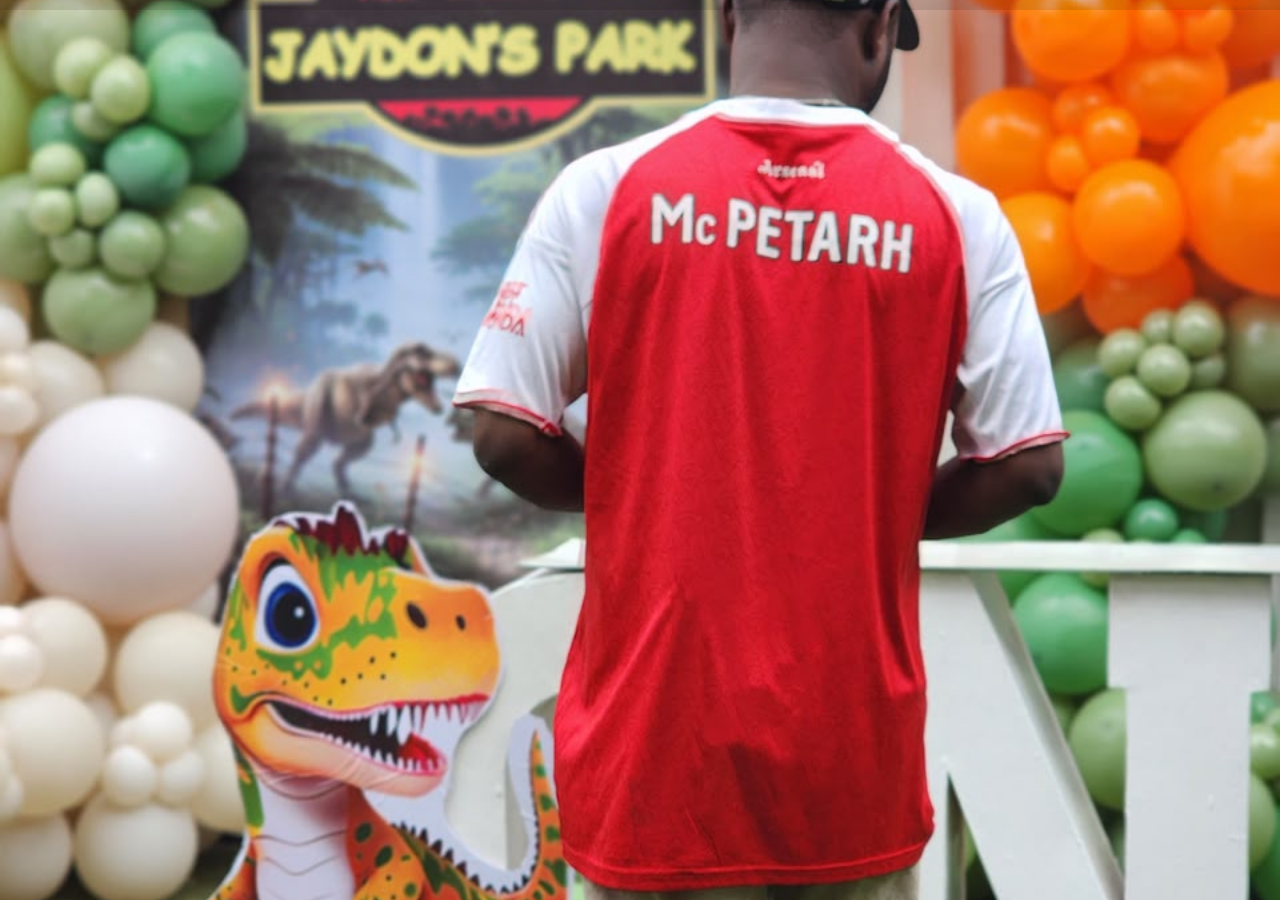
<file: event_decor/Frame/Bday.html>
<!DOCTYPE html>
<html lang="en">
<head>
    <meta charset="UTF-8">
    <meta name="viewport" content="width=device-width, initial-scale=1.0">
    <meta name="description" content="O-Dune Devs">
    <title>Birthday Page</title>
    <link rel="preconnect" href="https://fonts.googleapis.com">
    <link rel="preconnect" href="https://fonts.gstatic.com" crossorigin>
    <link href="https://fonts.googleapis.com/css2?family=DM+Sans:opsz,wght@9..40,100..1000&display=swap" rel="stylesheet">
    <link href="https://fonts.googleapis.com/css2?family=Fraunces:opsz,wght,SOFT,WONK@9..144,100..900,0..100,0..1&display=swap" rel="stylesheet">
    <link rel="stylesheet" href="../Paint/Bday.css">
</head>
<body>
    <header></header>
    <main></main>
    <footer></footer>
</body>
</html>
</file>
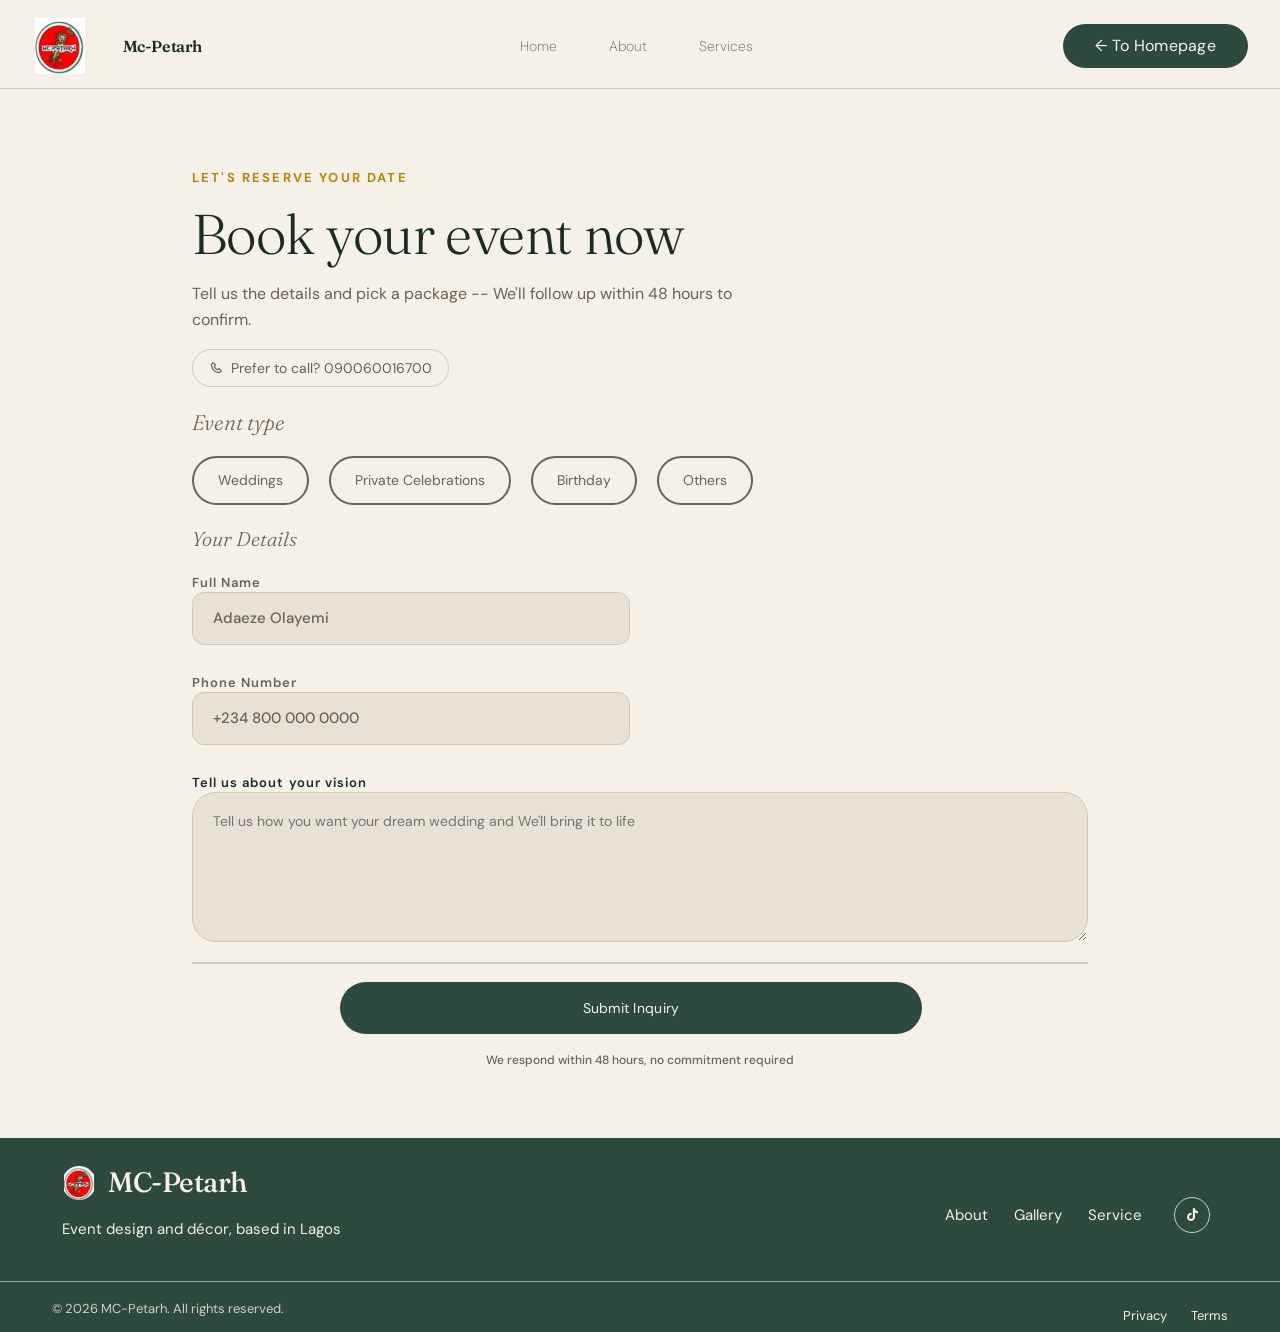
<file: event_decor/Frame/booking-page.html>
<!DOCTYPE html>
<html lang="en">
<head>
    <meta charset="UTF-8">
    <meta name="viewport" content="width=device-width, initial-scale=1.0">
    <meta name="description" content="O-dune Developers">
    <title>Order-Page</title>
    <link rel="preconnect" href="https://fonts.googleapis.com">
    <link rel="preconnect" href="https://fonts.gstatic.com" crossorigin>
    <link href="https://fonts.googleapis.com/css2?family=DM+Sans:opsz,wght@9..40,100..1000&display=swap" rel="stylesheet">
    <link href="https://fonts.googleapis.com/css2?family=Fraunces:opsz,wght,SOFT,WONK@9..144,100..900,0..100,0..1&display=swap" rel="stylesheet">
    <link rel="stylesheet" href="https://unpkg.com/boxicons@2.1.4/css/boxicons.min.css">
    <link rel="stylesheet" href="../Paint/booking.css">
</head>
<body>
    <!-- THis is the top head section of the page -->
    <div class="head-cont">
    <header class="top-style">
        <div class="top-right-style">
            <!-- The Company Logo plus Company Text -->
        <img src="../Images/banga.png" alt="MC-Petarh logo" class="logo">
        <p class="logo-text">Mc-Petarh</p>
        </div>
        <!-- The Navbar Section -->
        <nav class="frst-cont">
                 <a href="Landing.html#home" class="link-style" target="_blank" rel="noopener noreferrer">Home</a>
                 <a href="Landing.html#about" class="link-style">About</a>
                 <a href="Landing.html#service" class="link-style">Services</a>
        </nav>
        <!-- Left Intro-Button -->
        <a href="Landing.html" class="start-btn" target="_blank" rel="noopener noreferrer"><span class="act">&larr; </span> To Homepage</a>
    </header>
    </div>
    <div class="frst-order-cont">
        <p class="motto">LET'S RESERVE YOUR DATE</p>
        <p class="intro-head-text"> Book your event now</p>
        <p class="intro-text">Tell us the details and pick a package -- We'll follow up within 48 hours to confirm.</p>
        <!-- This is the fake btn for the header in oreder page -->
        <div class="contact-btn">
            <i class="bx bx-phone"></i>
            <p>Prefer to call? 090060016700</p>
        </div>
    
    <!-- This is the form and options part -->
    <main>
        <p class="opt-hd-txt">Event type</p>
        <!-- Options disguised as Link Embedded Button -->
         <div class="options">
            <a href="couple.html" class="opt" target="_blank" rel="noopener noreferrer">Weddings</a>
            <a href="Party.html" class="opt-party" target="_blank" rel="noopener noreferrer">Private Celebrations</a>
            <a href="Bday.html" class="opt-Bday" target="_blank" rel="noopener noreferrer">Birthday</a>
            <a href="Others.html" class="opt-etc" target="_blank" rel="noopener noreferrer">Others</a>
         </div>
        <!-- The Form Filling Section Of the page -->
        <p class="form-hd-txt">Your Details</p>
        <form action="https://formsubmit.co/estherareji2@gmail.com" method="POST">
                <input type="hidden" name="_subject" value="New event booking inquiry">
                <label for="Cust_Id" class="Cust_Id">Full Name</label>
                <div class="input-box">
                    <input type="text" id="Cust_Id" name="full_name" placeholder="Adaeze Olayemi " required>
                </div>
                <label for="Tel" class="Tel">Phone Number</label>
                <div class="input-box">
                    <input type="tel" id="Tel" name="phone" placeholder="+234 800 000 0000" required>
                </div>
                <label for="text-area" class="label-text">Tell us about your vision</label>
                <div class="input-txt-box">
                    <textarea id="text-area" name="vision" placeholder="Tell us how you want your dream wedding and We'll bring it to life" required class="talk-box"></textarea>
                </div>
                <div class="bottom-style">
                    <button class="btn" type="submit">Submit Inquiry</button>
                    <br>
                    <p class="bttm-txt">We respond within 48 hours, no commitment required</p>
                </div>
        </form>
    </main>
    </div>
    <footer class="site-footer">
        <div class="footer-style">
            <div class="footer-brand">
                <div class="brand-wrap">
                    <img src="../Images/banga.png" alt="Logo" class="footer-logo">
                    <p class="footer-logo-text">MC-Petarh</p>
                </div>
                <p class="footer-tagline">Event design and décor, based in Lagos</p>
            </div>

            <div class="handle-box">
                <a href="#about" class="footer-link">About</a>
                <a href="#" class="footer-link">Gallery</a>
                <a href="#" class="footer-link">Service</a>

                <div class="social-links">
                    <a href="https://www.tiktok.com/@mcpetarhofficial" class="social-icon" aria-label="TikTok" target="_blank" rel="noopener noreferrer">
                        <i class="bx bxl-tiktok"></i>
                    </a>
                </div>
            </div>
        </div>

        <div class="footer-bottom">
            <p>© 2026 MC-Petarh. All rights reserved.</p>
            <div class="bottom-links">
                <!-- Fetch an AI drafted privacy and terms and condition page and then link; online sighting -->
                <a href="Privacy.html" class="footer-link small" target="_blank" rel="noopener noreferrer">Privacy</a>
                <a href="Terms.html" class="footer-link small" target="_blank" rel="noopener noreferrer">Terms</a>
            </div>
        </div>
    </footer>
</body>
</html>
</file>
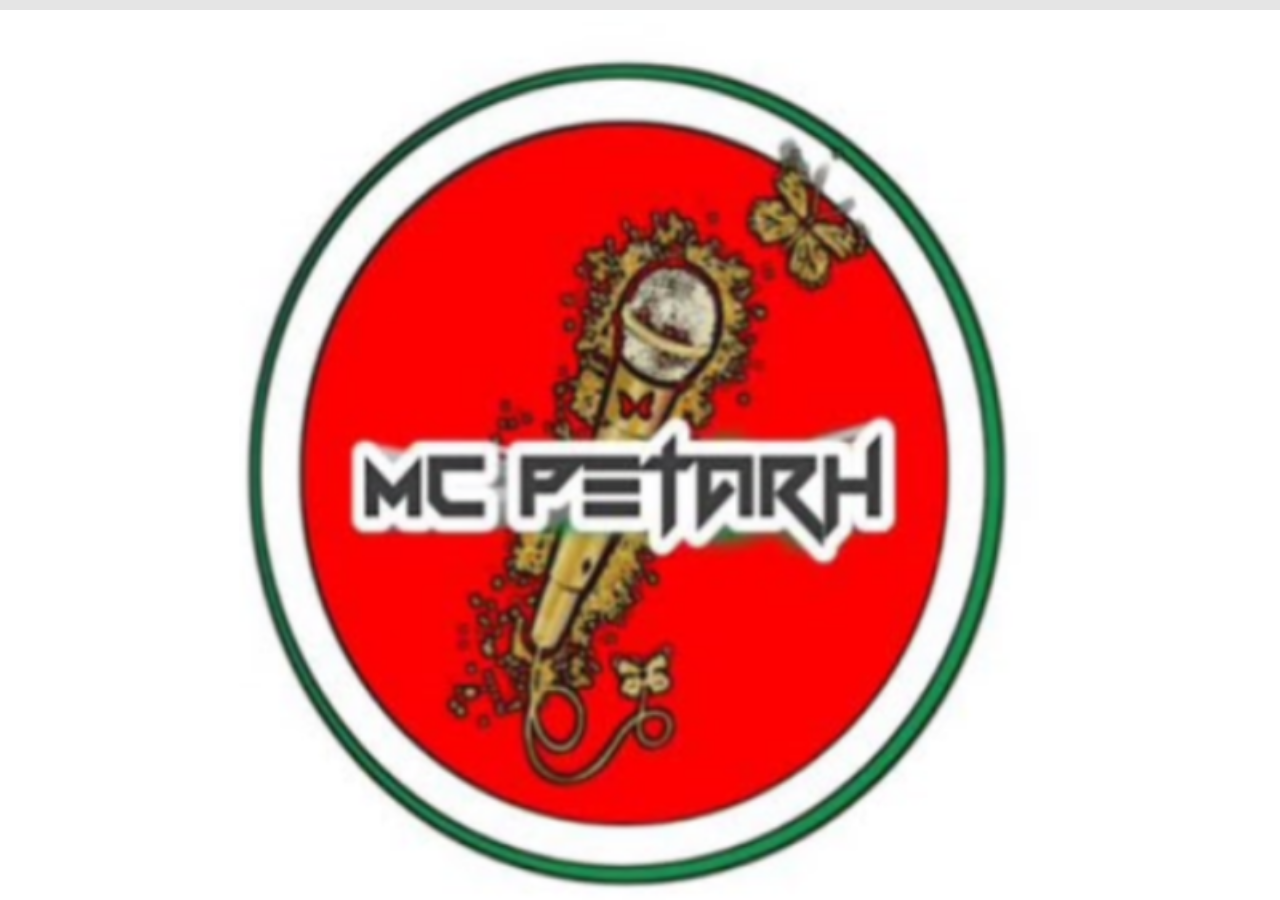
<file: event_decor/Frame/couple.html>
<!DOCTYPE html>
<html lang="en">
<head>
    <meta charset="UTF-8">
    <meta name="viewport" content="width=device-width, initial-scale=1.0">
    <title>Wedding Page</title>
    <link rel="preconnect" href="https://fonts.googleapis.com">
    <link rel="preconnect" href="https://fonts.gstatic.com" crossorigin>
    <link href="https://fonts.googleapis.com/css2?family=DM+Sans:opsz,wght@9..40,100..1000&display=swap" rel="stylesheet">
    <link href="https://fonts.googleapis.com/css2?family=Fraunces:opsz,wght,SOFT,WONK@9..144,100..900,0..100,0..1&display=swap" rel="stylesheet">
    <link rel="stylesheet" href="../Paint/Couple.css">
</head>
<body>
    <header>
        
    </header>
    <main></main>
    <footer></footer>
</body>
</html>
</file>
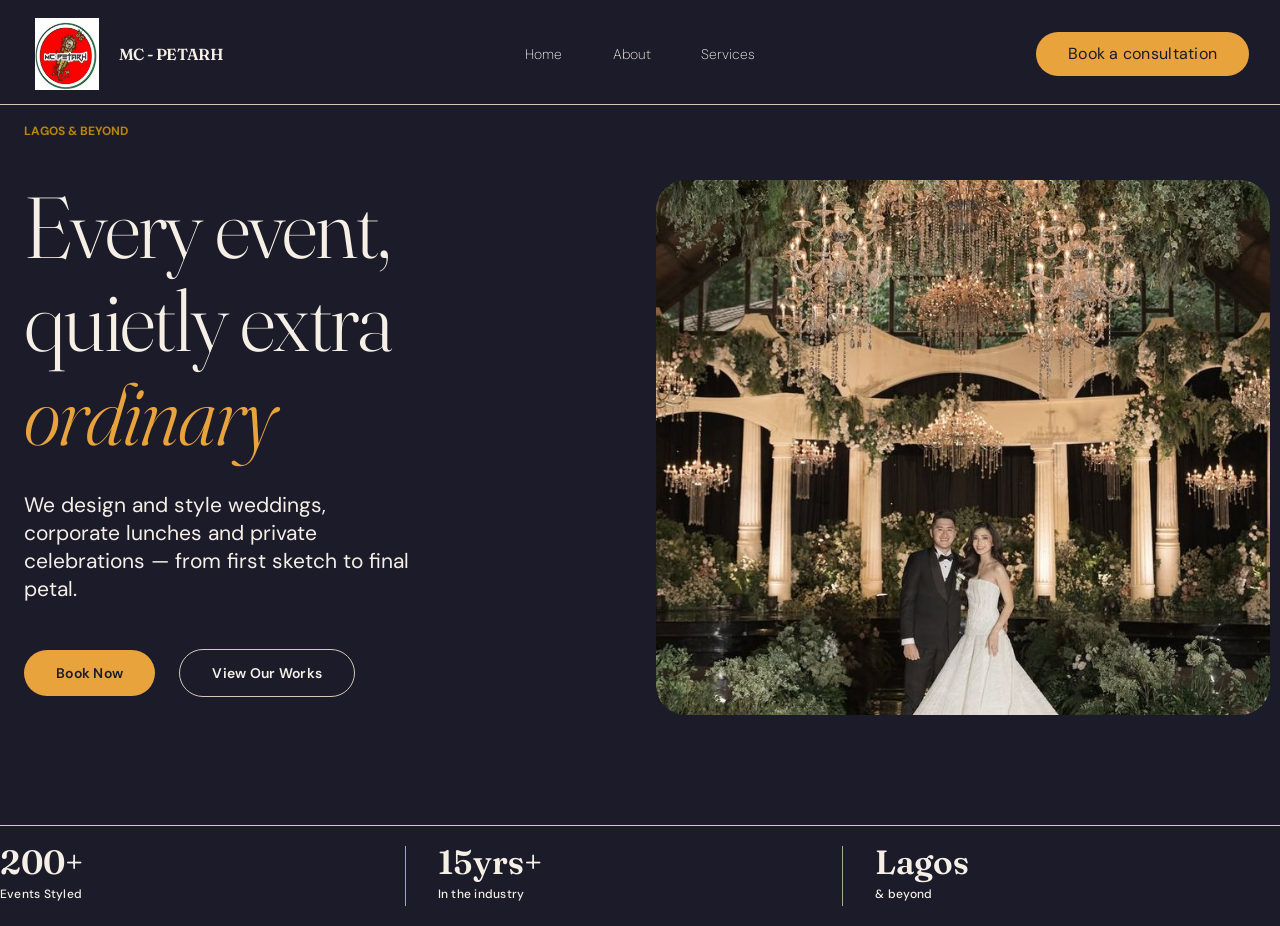
<file: event_decor/Frame/Landing.html>
<!DOCTYPE html>
<html lang="en">
<head>
    <meta charset="UTF-8">
    <meta name="viewport" content="width=device-width, initial-scale=1.0">
    <meta name="description" content="O-dune Devs">
    <title>Landing Page</title>
    <link rel="preconnect" href="https://fonts.googleapis.com">
    <link rel="preconnect" href="https://fonts.gstatic.com" crossorigin>
    <link href="https://fonts.googleapis.com/css2?family=DM+Sans:opsz,wght@9..40,100..1000&display=swap" rel="stylesheet">
    <link href="https://fonts.googleapis.com/css2?family=Fraunces:opsz,wght,SOFT,WONK@9..144,100..900,0..100,0..1&display=swap" rel="stylesheet">
    <link rel="stylesheet" href="../Paint/Landing.css">
</head>
<body>
<section class="fst-cont" id="home">
    <!-- INTRO HEAD BAR -->
    <div class="head-cont">
    <header class="top-style">
        <div class="top-right-style">
            <!-- The Company Logo plus Company Text -->
        <img src="../Images/banga.png" alt="Logo" class="logo">
        <p class="logo-text">MC - PETARH</p>
        </div>
        <!-- The Navbar Section -->
        <nav class="frst-cont">
                 <a href="#home">Home</a>
                 <a href="#about">About</a>
                 <a href="#service">Services</a>
        </nav>
        <!-- Intro-Button -->
        <a href="booking-page.html" class="start-btn" target="_blank" rel="noopener noreferrer">Book a consultation</a>
    </header>
    </div>
    <!-- SECTION ONE BEGINS HERE -->
    <main class="snd-cont">
        <!-- THE SAMPLE PICS -->
        <div class="landing-img">
            <img src="../Images/landing.jpg" alt="Model-Pic">
        </div>
        <!-- THE INTRO-TEXTS -->
        <div class="Text-cont">
            <div class="text-cont">
                <p class="motto-text">LAGOS &amp; BEYOND</p>
                <h1 class="Big-Text">Every event,<br>quietly extra <span class="inline">ordinary</span></h1>
                <p class="Small-text">We design and style weddings, corporate lunches and private celebrations — from first sketch to final petal.</p>
                </div>
                <!-- DUO BUTTONS -->
                <div class="cta-group">
                    <a href="booking-page.html" class="book-btn" target="_blank" rel="noopener noreferrer">Book Now</a>
                    <a href="#contact" class="view-btn">View Our Works</a>
                </div>
            </div>
        </div>
    </main>
</section>
<!-- THE ACHIEVEMENT AREA -->
    <footer class="feats-cont">
                            <div class="feats-amount">
                            <h6>200+</h6><span class="small-text"><p>Events Styled</p></span>
                            </div>
                            <div class="feats-time">
                                <h6>15yrs+</h6><span class="small-text"><p>In the industry</p></span>
                            </div>
                            <div class="feats-location">
                                <h6>Lagos</h6><span class="small-text"><p>&amp; beyond</p></span>
                            </div>
    </footer>
<section class="info-page" id="about">
</section>
</body>
</html>
</file>
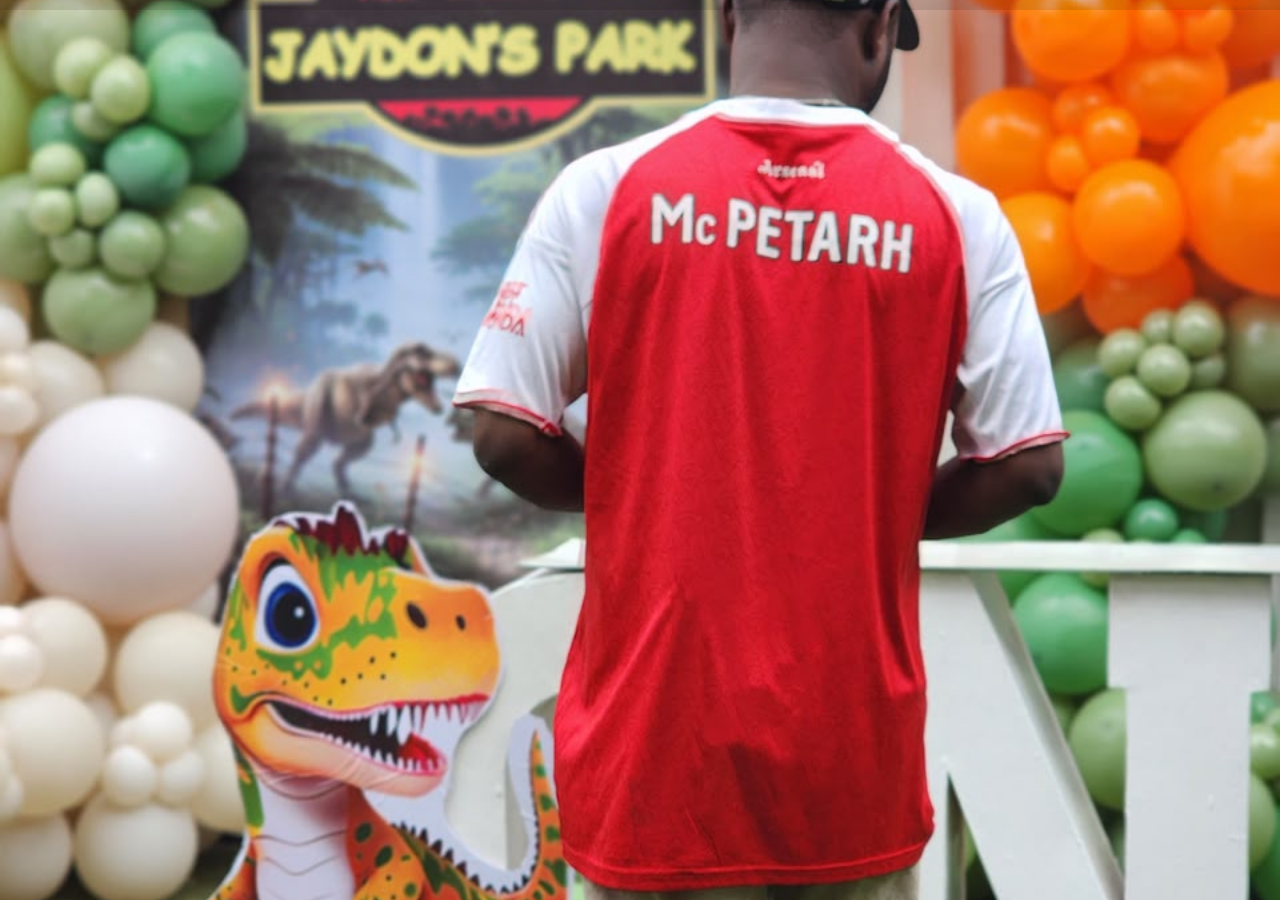
<file: event_decor/Frame/Others.html>
<!DOCTYPE html>
<html lang="en">
<head>
    <meta charset="UTF-8">
    <meta name="viewport" content="width=device-width, initial-scale=1.0">
    <meta name="description" content="O-Dune Devs">
    <title>Tell Us What You Want</title>
    <link rel="preconnect" href="https://fonts.googleapis.com">
    <link rel="preconnect" href="https://fonts.gstatic.com" crossorigin>
    <link href="https://fonts.googleapis.com/css2?family=DM+Sans:opsz,wght@9..40,100..1000&display=swap" rel="stylesheet">
    <link href="https://fonts.googleapis.com/css2?family=Fraunces:opsz,wght,SOFT,WONK@9..144,100..900,0..100,0..1&display=swap" rel="stylesheet">
    <link rel="stylesheet" href="../Paint/Others.css">
</head>
<body>
    <header></header>
    <main></main>
    <footer></footer> 
</body>
</html>
</file>
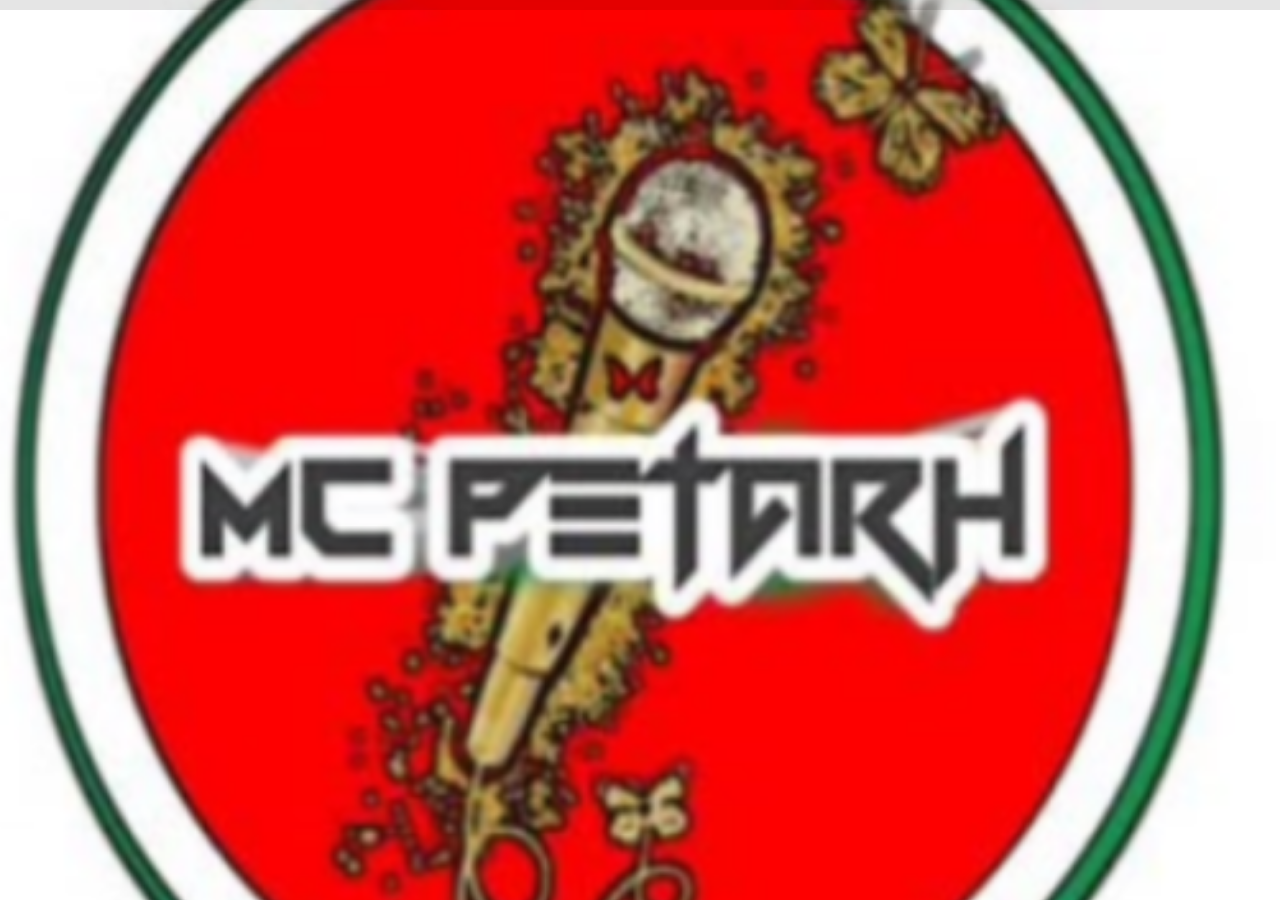
<file: event_decor/Frame/Party.html>
<!DOCTYPE html>
<html lang="en">
<head>
    <meta charset="UTF-8">
    <meta name="viewport" content="width=device-width, initial-scale=1.0">
    <meta name="description" content="O-dune Devs">
    <title>Party-Mode; Let's get funky</title>
    <link rel="preconnect" href="https://fonts.googleapis.com">
    <link rel="preconnect" href="https://fonts.gstatic.com" crossorigin>
    <link href="https://fonts.googleapis.com/css2?family=DM+Sans:opsz,wght@9..40,100..1000&display=swap" rel="stylesheet">
    <link href="https://fonts.googleapis.com/css2?family=Fraunces:opsz,wght,SOFT,WONK@9..144,100..900,0..100,0..1&display=swap" rel="stylesheet">
    <link rel="stylesheet" href="../Paint/party.css">
</head>
<body>
    <header></header>
    <main></main>
    <footer></footer>
</body>
</html>
</file>
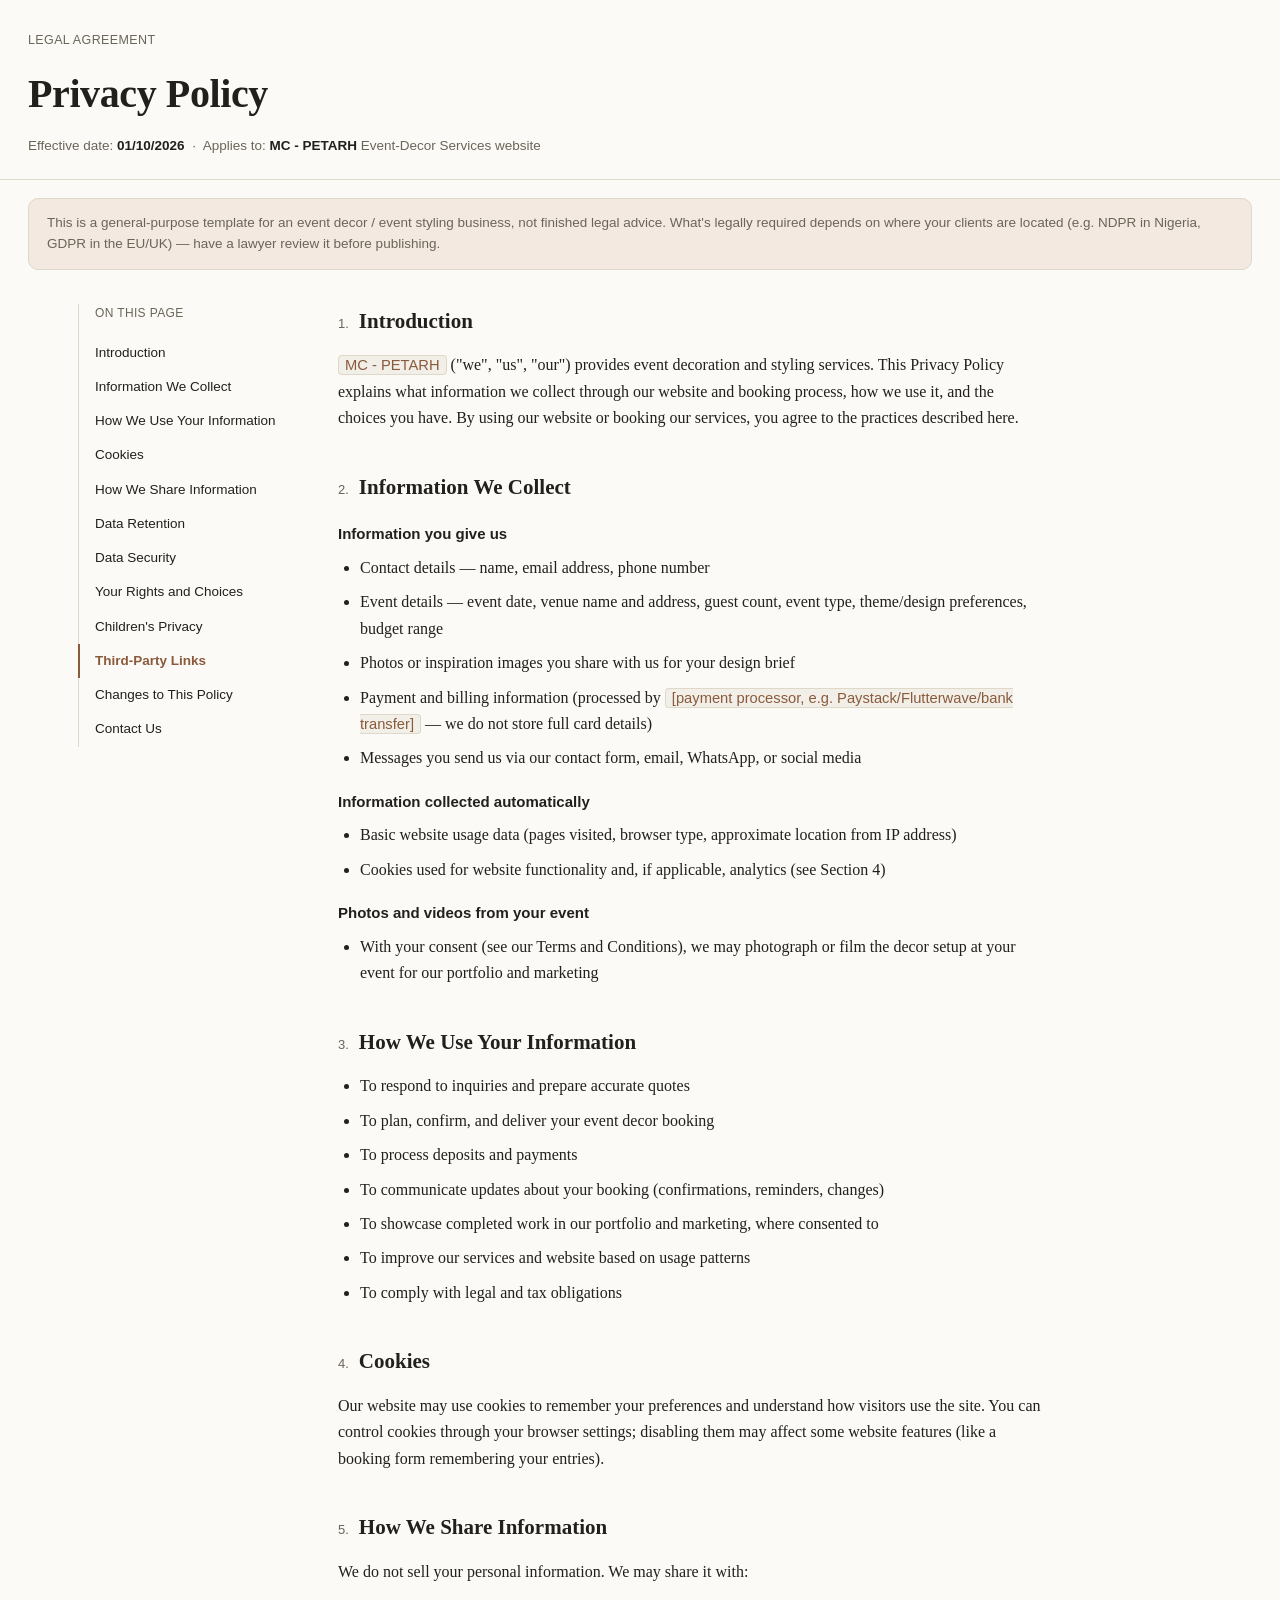
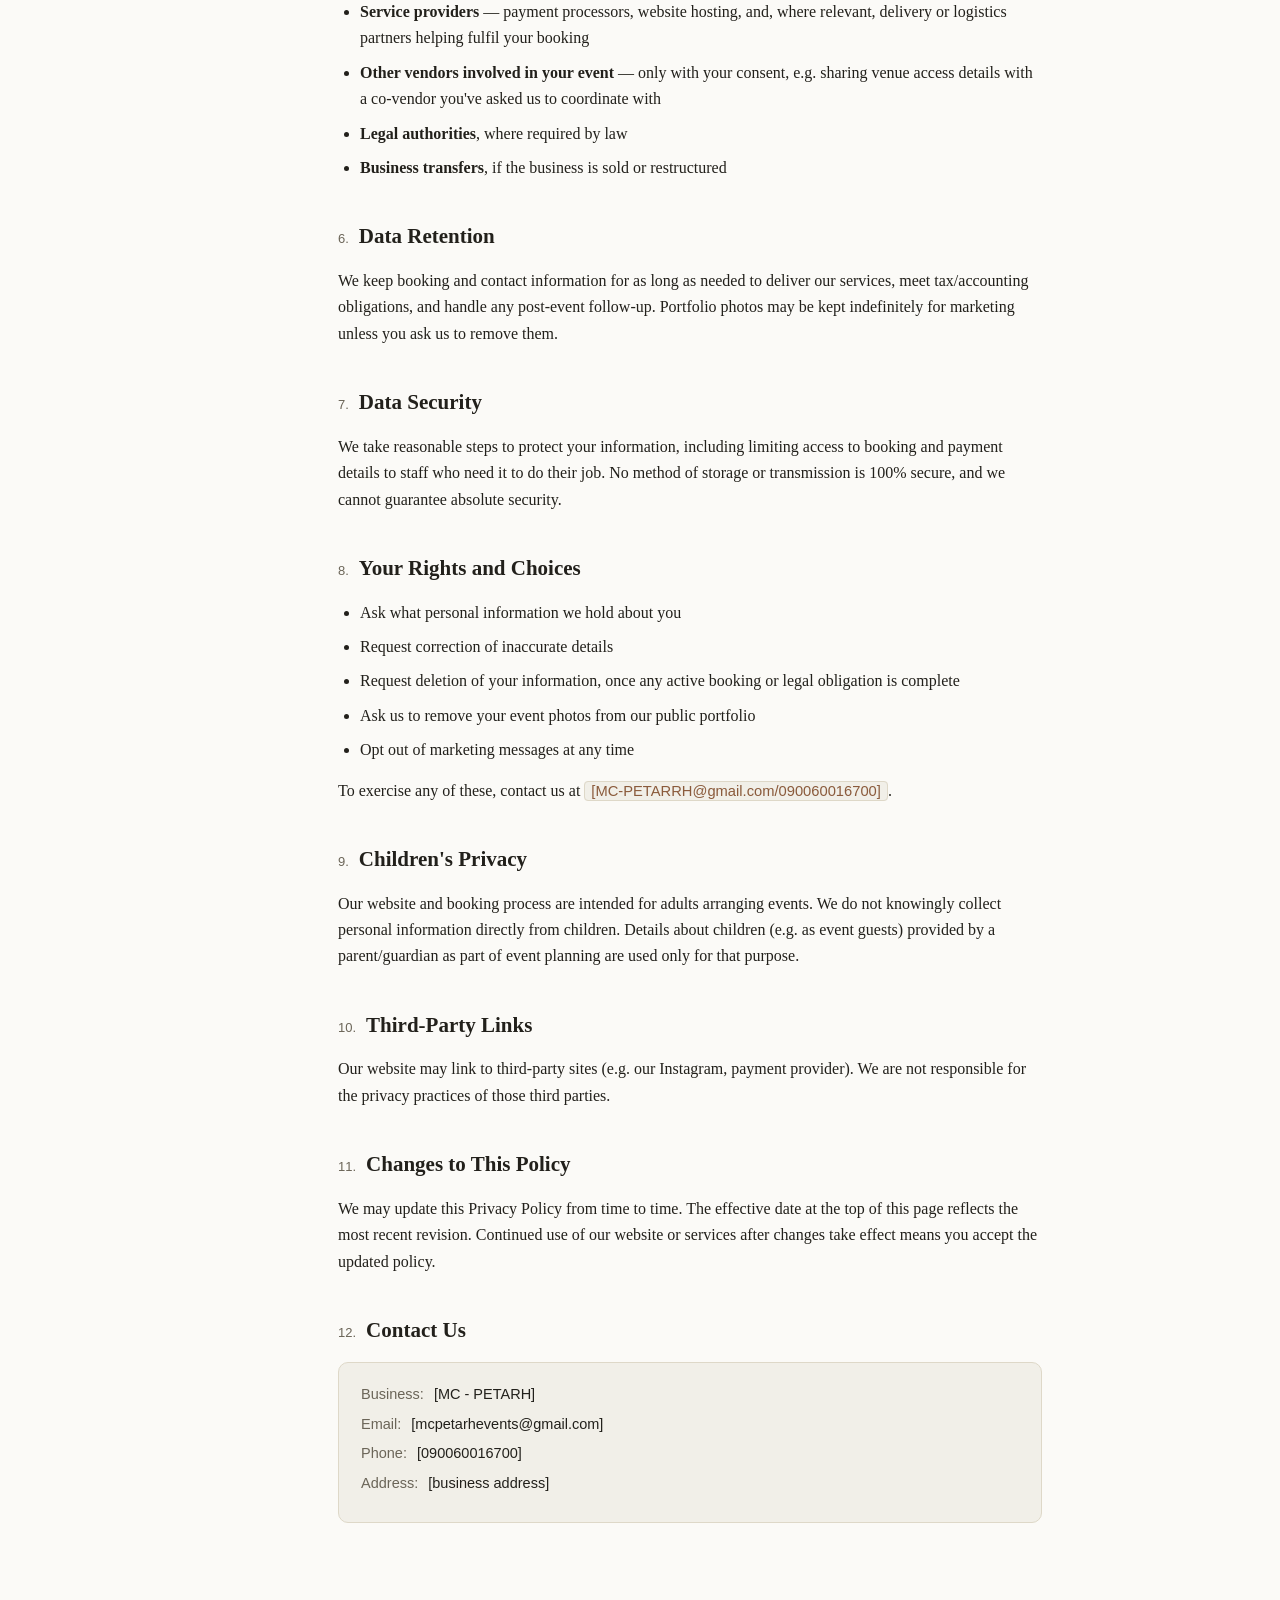
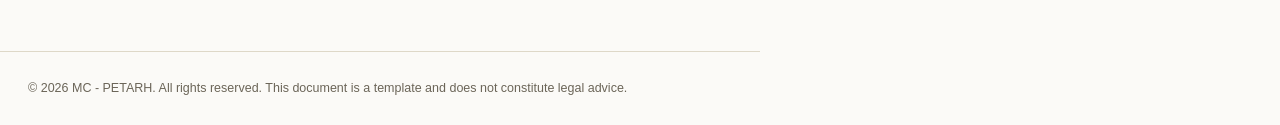
<file: event_decor/Frame/Privacy.html>
<!DOCTYPE html>
<html lang="en">
<head>
<meta charset="UTF-8">
<meta name="viewport" content="width=device-width, initial-scale=1, viewport-fit=cover">
<title>Privacy Policy</title>
<link rel="stylesheet" href="../Paint/privacy.css">
</head>
<body>
<div class="top">
  <div class="kicker">LEGAL AGREEMENT</div>
  <h1>Privacy Policy</h1>
  <div class="meta">Effective date: <b>01/10/2026</b> &nbsp;·&nbsp; Applies to: <b>MC - PETARH</b> Event-Decor Services website</div>
</div>

<div class="notice">This is a general-purpose template for an event decor / event styling business, not finished legal advice. What's legally required depends on where your clients are located (e.g. NDPR in Nigeria, GDPR in the EU/UK) — have a lawyer review it before publishing.</div>

<details class="mobile-toc"><summary>Jump to a section</summary><div id="mobileTocLinks"></div></details>

<div class="layout">
  <aside><nav id="tocNav"><div class="toc-label">ON THIS PAGE</div></nav></aside>

  <div class="doc" id="docBody">

    <section id="s1">
      <h2><span class="num">1.</span> Introduction</h2>
      <p><span class="placeholder">MC - PETARH</span> ("we", "us", "our") provides event decoration and styling services. This Privacy Policy explains what information we collect through our website and booking process, how we use it, and the choices you have. By using our website or booking our services, you agree to the practices described here.</p>
    </section>
    <section id="s2">
      <h2><span class="num">2.</span> Information We Collect</h2>
      <p class="sub">Information you give us</p>
      <ul>
        <li>Contact details — name, email address, phone number</li>
        <li>Event details — event date, venue name and address, guest count, event type, theme/design preferences, budget range</li>
        <li>Photos or inspiration images you share with us for your design brief</li>
        <li>Payment and billing information (processed by <span class="placeholder">[payment processor, e.g. Paystack/Flutterwave/bank transfer]</span> — we do not store full card details)</li>
        <li>Messages you send us via our contact form, email, WhatsApp, or social media</li>
      </ul>
      <p class="sub">Information collected automatically</p>
      <ul>
        <li>Basic website usage data (pages visited, browser type, approximate location from IP address)</li>
        <li>Cookies used for website functionality and, if applicable, analytics (see Section 4)</li>
      </ul>
      <p class="sub">Photos and videos from your event</p>
      <ul>
        <li>With your consent (see our Terms and Conditions), we may photograph or film the decor setup at your event for our portfolio and marketing</li>
      </ul>
    </section>

    <section id="s3">
      <h2><span class="num">3.</span> How We Use Your Information</h2>
      <ul>
        <li>To respond to inquiries and prepare accurate quotes</li>
        <li>To plan, confirm, and deliver your event decor booking</li>
        <li>To process deposits and payments</li>
        <li>To communicate updates about your booking (confirmations, reminders, changes)</li>
        <li>To showcase completed work in our portfolio and marketing, where consented to</li>
        <li>To improve our services and website based on usage patterns</li>
        <li>To comply with legal and tax obligations</li>
      </ul>
    </section>

    <section id="s4">
      <h2><span class="num">4.</span> Cookies</h2>
      <p>Our website may use cookies to remember your preferences and understand how visitors use the site. You can control cookies through your browser settings; disabling them may affect some website features (like a booking form remembering your entries).</p>
    </section>

    <section id="s5">
      <h2><span class="num">5.</span> How We Share Information</h2>
      <p>We do not sell your personal information. We may share it with:</p>
      <ul>
        <li><b>Service providers</b> — payment processors, website hosting, and, where relevant, delivery or logistics partners helping fulfil your booking</li>
        <li><b>Other vendors involved in your event</b> — only with your consent, e.g. sharing venue access details with a co-vendor you've asked us to coordinate with</li>
        <li><b>Legal authorities</b>, where required by law</li>
        <li><b>Business transfers</b>, if the business is sold or restructured</li>
      </ul>
    </section>

    <section id="s6">
      <h2><span class="num">6.</span> Data Retention</h2>
      <p>We keep booking and contact information for as long as needed to deliver our services, meet tax/accounting obligations, and handle any post-event follow-up. Portfolio photos may be kept indefinitely for marketing unless you ask us to remove them.</p>
    </section>

    <section id="s7">
      <h2><span class="num">7.</span> Data Security</h2>
      <p>We take reasonable steps to protect your information, including limiting access to booking and payment details to staff who need it to do their job. No method of storage or transmission is 100% secure, and we cannot guarantee absolute security.</p>
    </section>

    <section id="s8">
      <h2><span class="num">8.</span> Your Rights and Choices</h2>
      <ul>
        <li>Ask what personal information we hold about you</li>
        <li>Request correction of inaccurate details</li>
        <li>Request deletion of your information, once any active booking or legal obligation is complete</li>
        <li>Ask us to remove your event photos from our public portfolio</li>
        <li>Opt out of marketing messages at any time</li>
      </ul>
      <!-- The section belo needs an active email before launching -->
      <p>To exercise any of these, contact us at <span class="placeholder">[MC-PETARRH@gmail.com/090060016700]</span>.</p>
    </section>

    <section id="s9">
      <h2><span class="num">9.</span> Children's Privacy</h2>
      <p>Our website and booking process are intended for adults arranging events. We do not knowingly collect personal information directly from children. Details about children (e.g. as event guests) provided by a parent/guardian as part of event planning are used only for that purpose.</p>
    </section>

    <section id="s10">
      <h2><span class="num">10.</span> Third-Party Links</h2>
      <p>Our website may link to third-party sites (e.g. our Instagram, payment provider). We are not responsible for the privacy practices of those third parties.</p>
    </section>

    <section id="s11">
      <h2><span class="num">11.</span> Changes to This Policy</h2>
      <p>We may update this Privacy Policy from time to time. The effective date at the top of this page reflects the most recent revision. Continued use of our website or services after changes take effect means you accept the updated policy.</p>
    </section>

    <section id="s12">
      <h2><span class="num">12.</span> Contact Us</h2>
      <div class="contact-box">
        <div><b>Business:</b> [MC - PETARH]</div>
        <div><b>Email:</b> [mcpetarhevents@gmail.com]</div>
        <div><b>Phone:</b> [090060016700]</div>
        <div><b>Address:</b> [business address]</div>
      </div>
    </section>

  </div>
</div>

<footer>© <span id="year"></span> MC - PETARH. All rights reserved. This document is a template and does not constitute legal advice.</footer>

<script>
  document.getElementById('year').textContent = new Date().getFullYear();
  const sections = document.querySelectorAll('#docBody section');
  const tocNav = document.getElementById('tocNav');
  const mobileTocLinks = document.getElementById('mobileTocLinks');
  const links = [];
  sections.forEach(sec => {
    const label = sec.querySelector('h2').textContent.replace(/^\d+\.\s*/, '').trim();
    const a = document.createElement('a'); a.href = '#' + sec.id; a.textContent = label;
    tocNav.appendChild(a); links.push(a);
    const ma = document.createElement('a'); ma.href = '#' + sec.id; ma.textContent = label;
    mobileTocLinks.appendChild(ma);
  });
  const observer = new IntersectionObserver((entries) => {
    entries.forEach(entry => {
      if (entry.isIntersecting) {
        const id = entry.target.id;
        links.forEach(l => l.classList.toggle('active', l.getAttribute('href') === '#' + id));
      }
    });
  }, { rootMargin: '-20% 0px -70% 0px' });
  sections.forEach(sec => observer.observe(sec));
</script>
</body>
</html>
</file>
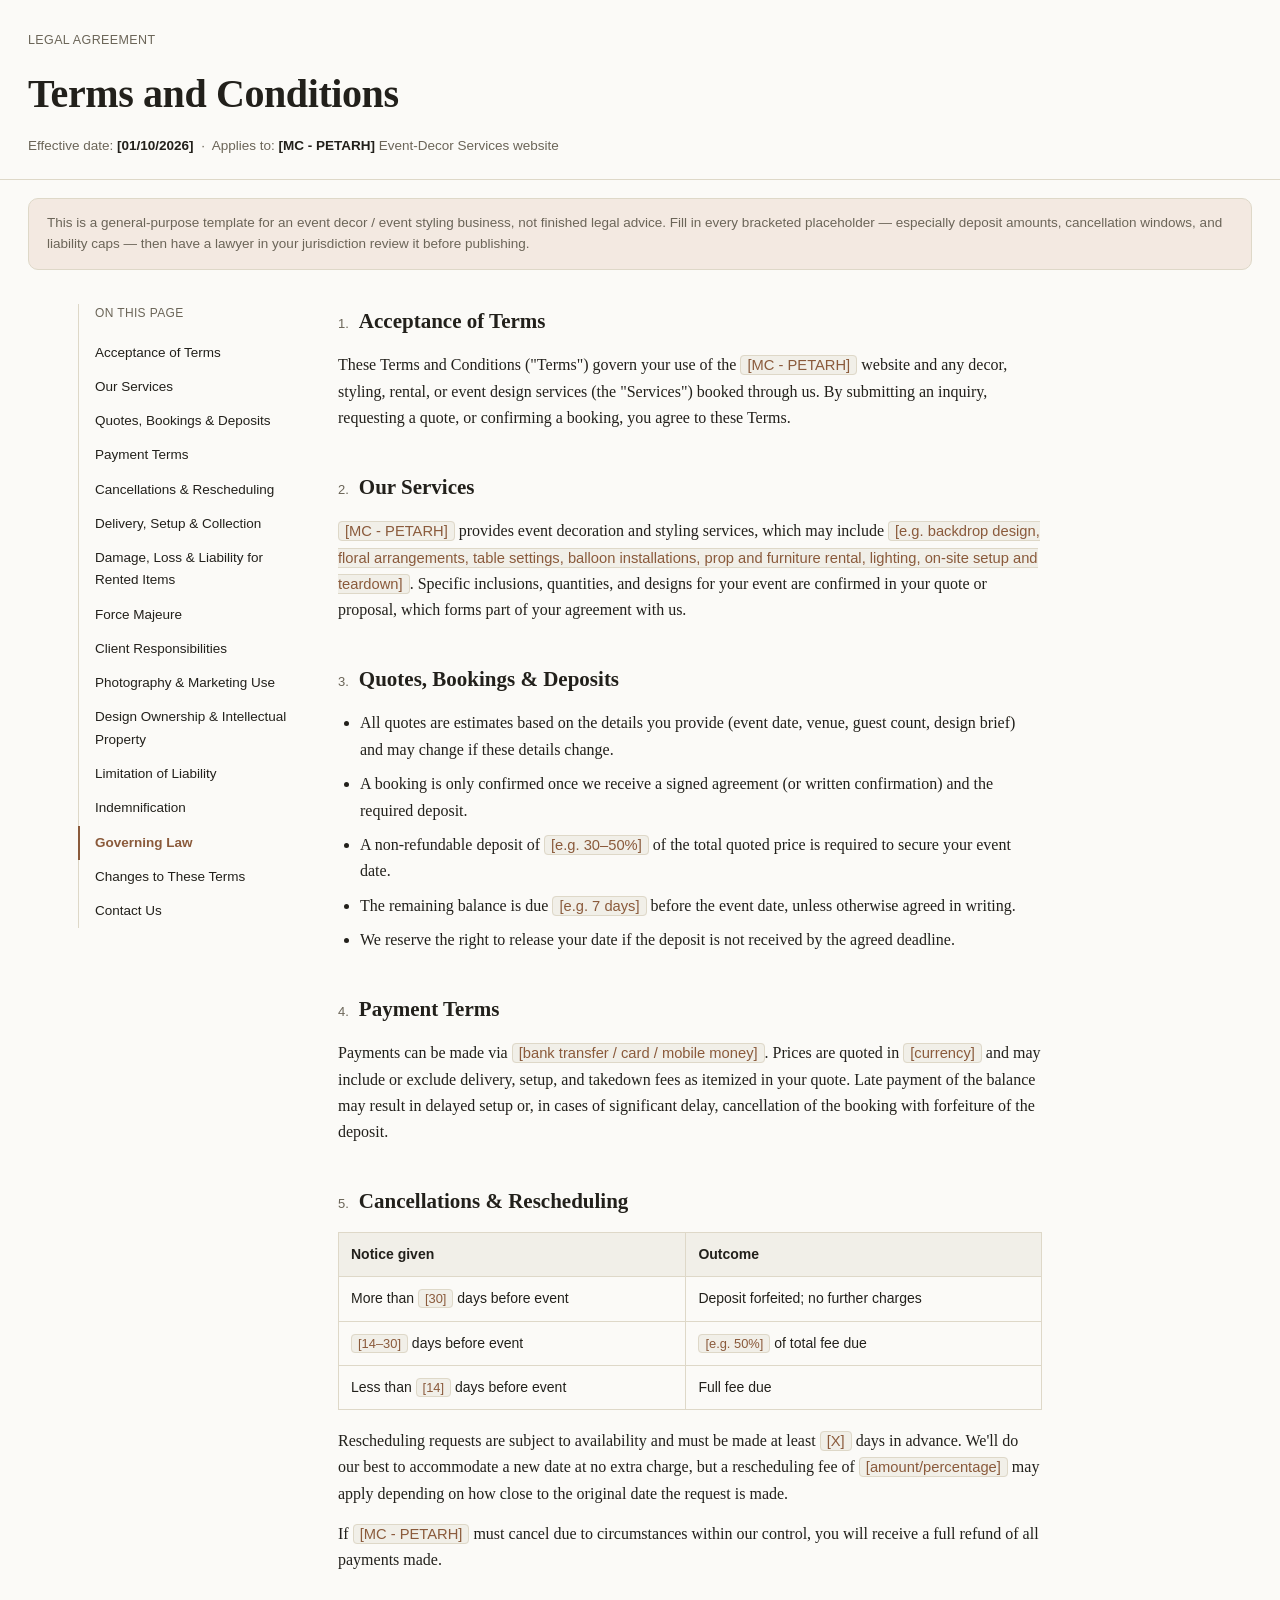
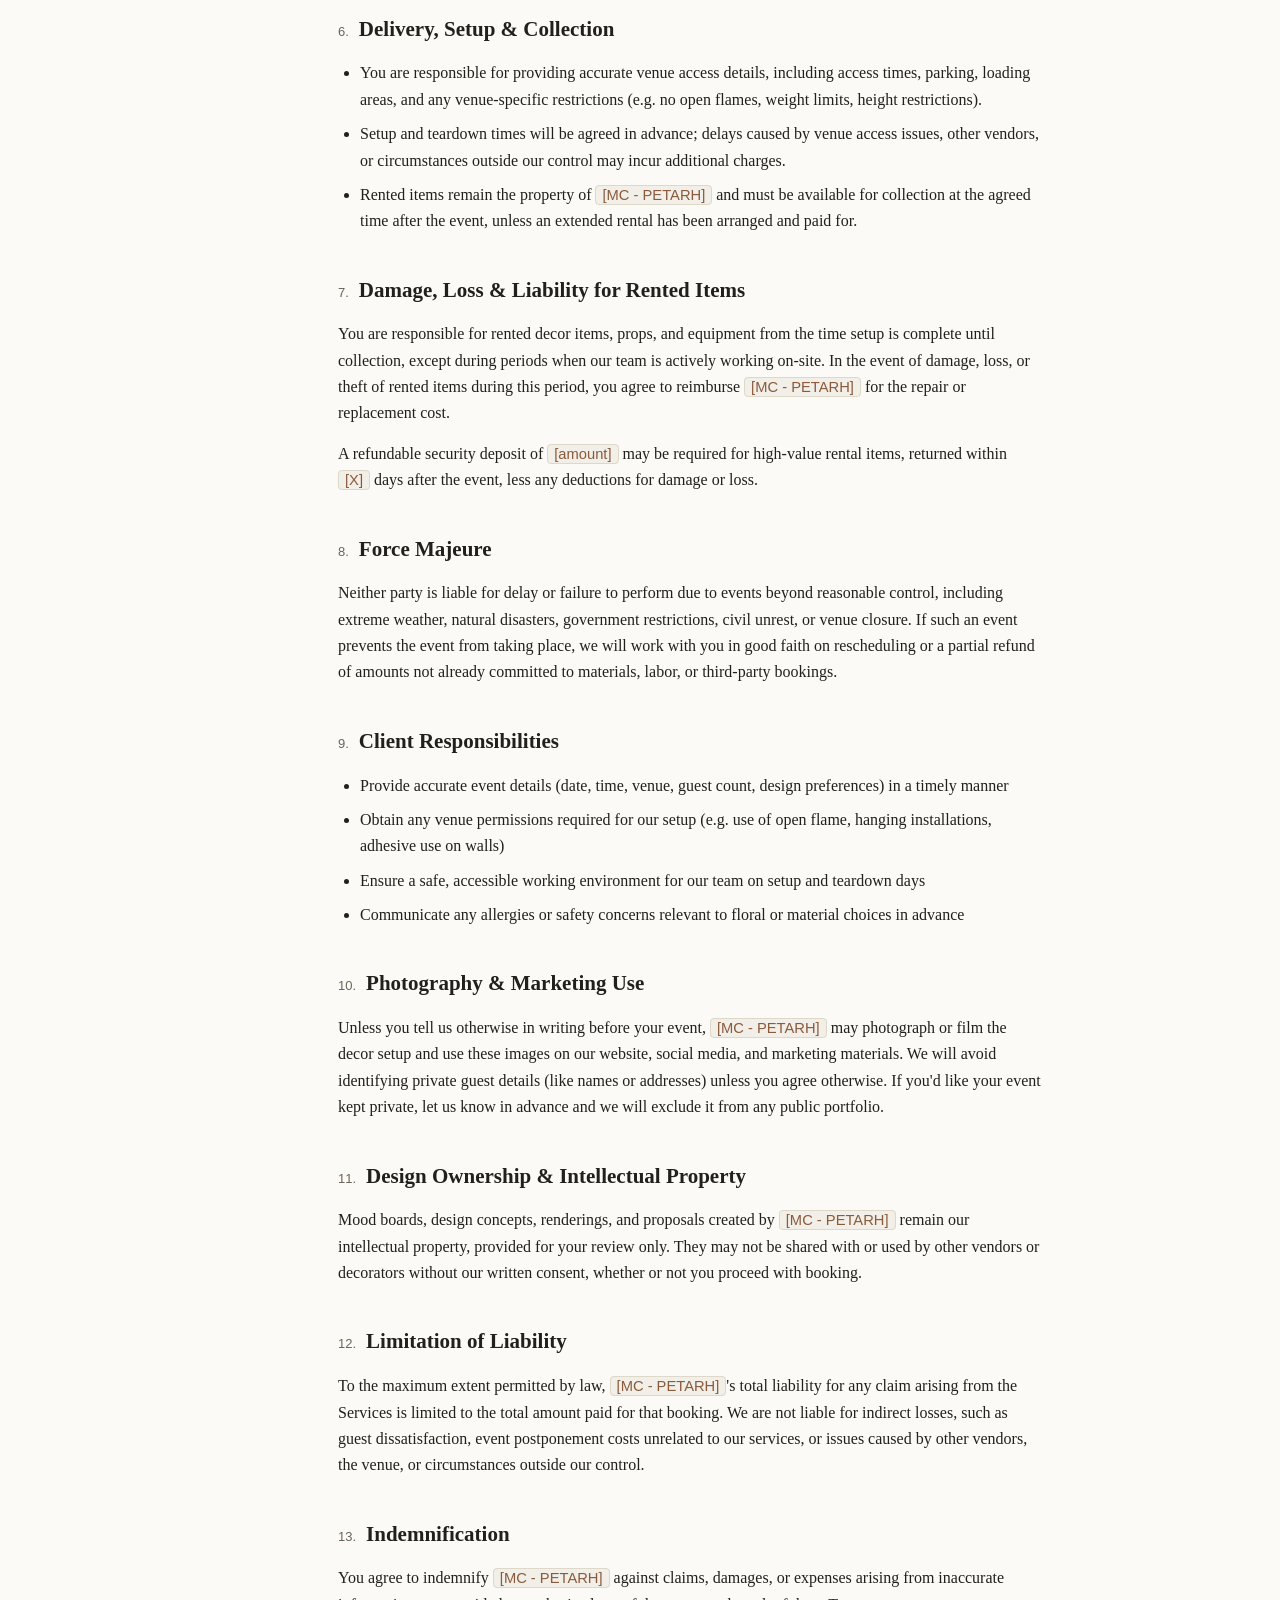
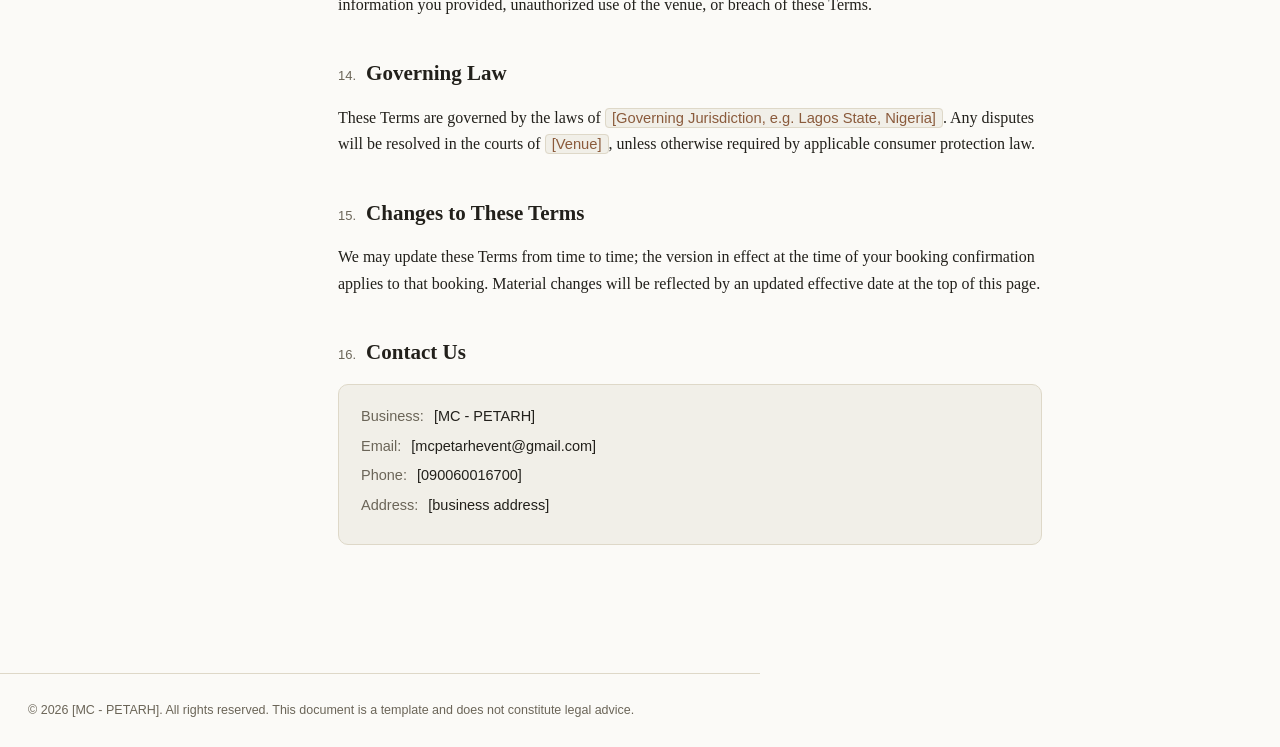
<file: event_decor/Frame/Terms.html>
<!DOCTYPE html>
<html lang="en">
<head>
<meta charset="UTF-8">
<meta name="viewport" content="width=device-width, initial-scale=1, viewport-fit=cover">
<title>Terms and Conditions</title>
<link rel="stylesheet" href="../Paint/terms.css">
</head>
<body>
<div class="top">
  <div class="kicker">LEGAL AGREEMENT</div>
  <h1>Terms and Conditions</h1>
  <div class="meta">Effective date: <b>[01/10/2026]</b> &nbsp;·&nbsp; Applies to: <b>[MC - PETARH]</b> Event-Decor Services website</div>
</div>

<div class="notice">This is a general-purpose template for an event decor / event styling business, not finished legal advice. Fill in every bracketed placeholder — especially deposit amounts, cancellation windows, and liability caps — then have a lawyer in your jurisdiction review it before publishing.</div>

<details class="mobile-toc"><summary>Jump to a section</summary><div id="mobileTocLinks"></div></details>

<div class="layout">
  <aside><nav id="tocNav"><div class="toc-label">ON THIS PAGE</div></nav></aside>

  <div class="doc" id="docBody">

    <section id="s1">
      <h2><span class="num">1.</span> Acceptance of Terms</h2>
      <p>These Terms and Conditions ("Terms") govern your use of the <span class="placeholder">[MC - PETARH]</span> website and any decor, styling, rental, or event design services (the "Services") booked through us. By submitting an inquiry, requesting a quote, or confirming a booking, you agree to these Terms.</p>
    </section>

    <section id="s2">
      <h2><span class="num">2.</span> Our Services</h2>
      <p><span class="placeholder">[MC - PETARH]</span> provides event decoration and styling services, which may include <span class="placeholder">[e.g. backdrop design, floral arrangements, table settings, balloon installations, prop and furniture rental, lighting, on-site setup and teardown]</span>. Specific inclusions, quantities, and designs for your event are confirmed in your quote or proposal, which forms part of your agreement with us.</p>
    </section>

    <section id="s3">
      <h2><span class="num">3.</span> Quotes, Bookings & Deposits</h2>
      <ul>
        <li>All quotes are estimates based on the details you provide (event date, venue, guest count, design brief) and may change if these details change.</li>
        <li>A booking is only confirmed once we receive a signed agreement (or written confirmation) and the required deposit.</li>
        <li>A non-refundable deposit of <span class="placeholder">[e.g. 30–50%]</span> of the total quoted price is required to secure your event date.</li>
        <li>The remaining balance is due <span class="placeholder">[e.g. 7 days]</span> before the event date, unless otherwise agreed in writing.</li>
        <li>We reserve the right to release your date if the deposit is not received by the agreed deadline.</li>
      </ul>
    </section>

    <section id="s4">
      <h2><span class="num">4.</span> Payment Terms</h2>
      <p>Payments can be made via <span class="placeholder">[bank transfer / card / mobile money]</span>. Prices are quoted in <span class="placeholder">[currency]</span> and may include or exclude delivery, setup, and takedown fees as itemized in your quote. Late payment of the balance may result in delayed setup or, in cases of significant delay, cancellation of the booking with forfeiture of the deposit.</p>
    </section>

    <section id="s5">
      <h2><span class="num">5.</span> Cancellations & Rescheduling</h2>
      <table>
        <tr><th>Notice given</th><th>Outcome</th></tr>
        <tr><td>More than <span class="placeholder">[30]</span> days before event</td><td>Deposit forfeited; no further charges</td></tr>
        <tr><td><span class="placeholder">[14–30]</span> days before event</td><td><span class="placeholder">[e.g. 50%]</span> of total fee due</td></tr>
        <tr><td>Less than <span class="placeholder">[14]</span> days before event</td><td>Full fee due</td></tr>
      </table>
      <p>Rescheduling requests are subject to availability and must be made at least <span class="placeholder">[X]</span> days in advance. We'll do our best to accommodate a new date at no extra charge, but a rescheduling fee of <span class="placeholder">[amount/percentage]</span> may apply depending on how close to the original date the request is made.</p>
      <p>If <span class="placeholder">[MC - PETARH]</span> must cancel due to circumstances within our control, you will receive a full refund of all payments made.</p>
    </section>

    <section id="s6">
      <h2><span class="num">6.</span> Delivery, Setup & Collection</h2>
      <ul>
        <li>You are responsible for providing accurate venue access details, including access times, parking, loading areas, and any venue-specific restrictions (e.g. no open flames, weight limits, height restrictions).</li>
        <li>Setup and teardown times will be agreed in advance; delays caused by venue access issues, other vendors, or circumstances outside our control may incur additional charges.</li>
        <li>Rented items remain the property of <span class="placeholder">[MC - PETARH]</span> and must be available for collection at the agreed time after the event, unless an extended rental has been arranged and paid for.</li>
      </ul>
    </section>

    <section id="s7">
      <h2><span class="num">7.</span> Damage, Loss & Liability for Rented Items</h2>
      <p>You are responsible for rented decor items, props, and equipment from the time setup is complete until collection, except during periods when our team is actively working on-site. In the event of damage, loss, or theft of rented items during this period, you agree to reimburse <span class="placeholder">[MC - PETARH]</span> for the repair or replacement cost.</p>
      <p>A refundable security deposit of <span class="placeholder">[amount]</span> may be required for high-value rental items, returned within <span class="placeholder">[X]</span> days after the event, less any deductions for damage or loss.</p>
    </section>

    <section id="s8">
      <h2><span class="num">8.</span> Force Majeure</h2>
      <p>Neither party is liable for delay or failure to perform due to events beyond reasonable control, including extreme weather, natural disasters, government restrictions, civil unrest, or venue closure. If such an event prevents the event from taking place, we will work with you in good faith on rescheduling or a partial refund of amounts not already committed to materials, labor, or third-party bookings.</p>
    </section>

    <section id="s9">
      <h2><span class="num">9.</span> Client Responsibilities</h2>
      <ul>
        <li>Provide accurate event details (date, time, venue, guest count, design preferences) in a timely manner</li>
        <li>Obtain any venue permissions required for our setup (e.g. use of open flame, hanging installations, adhesive use on walls)</li>
        <li>Ensure a safe, accessible working environment for our team on setup and teardown days</li>
        <li>Communicate any allergies or safety concerns relevant to floral or material choices in advance</li>
      </ul>
    </section>

    <section id="s10">
      <h2><span class="num">10.</span> Photography & Marketing Use</h2>
      <p>Unless you tell us otherwise in writing before your event, <span class="placeholder">[MC - PETARH]</span> may photograph or film the decor setup and use these images on our website, social media, and marketing materials. We will avoid identifying private guest details (like names or addresses) unless you agree otherwise. If you'd like your event kept private, let us know in advance and we will exclude it from any public portfolio.</p>
    </section>

    <section id="s11">
      <h2><span class="num">11.</span> Design Ownership & Intellectual Property</h2>
      <p>Mood boards, design concepts, renderings, and proposals created by <span class="placeholder">[MC - PETARH]</span> remain our intellectual property, provided for your review only. They may not be shared with or used by other vendors or decorators without our written consent, whether or not you proceed with booking.</p>
    </section>

    <section id="s12">
      <h2><span class="num">12.</span> Limitation of Liability</h2>
      <p>To the maximum extent permitted by law, <span class="placeholder">[MC - PETARH]</span>'s total liability for any claim arising from the Services is limited to the total amount paid for that booking. We are not liable for indirect losses, such as guest dissatisfaction, event postponement costs unrelated to our services, or issues caused by other vendors, the venue, or circumstances outside our control.</p>
    </section>

    <section id="s13">
      <h2><span class="num">13.</span> Indemnification</h2>
      <p>You agree to indemnify <span class="placeholder">[MC - PETARH]</span> against claims, damages, or expenses arising from inaccurate information you provided, unauthorized use of the venue, or breach of these Terms.</p>
    </section>

    <section id="s14">
      <h2><span class="num">14.</span> Governing Law</h2>
      <p>These Terms are governed by the laws of <span class="placeholder">[Governing Jurisdiction, e.g. Lagos State, Nigeria]</span>. Any disputes will be resolved in the courts of <span class="placeholder">[Venue]</span>, unless otherwise required by applicable consumer protection law.</p>
    </section>

    <section id="s15">
      <h2><span class="num">15.</span> Changes to These Terms</h2>
      <p>We may update these Terms from time to time; the version in effect at the time of your booking confirmation applies to that booking. Material changes will be reflected by an updated effective date at the top of this page.</p>
    </section>

    <section id="s16">
      <h2><span class="num">16.</span> Contact Us</h2>
      <div class="contact-box">
        <div><b>Business:</b> [MC - PETARH]</div>
        <div><b>Email:</b> [mcpetarhevent@gmail.com]</div>
        <div><b>Phone:</b> [090060016700]</div>
        <div><b>Address:</b> [business address]</div>
      </div>
    </section>

  </div>
</div>
<!-- This is the part here a legal practitioner needs to revist -->
<footer>© <span id="year"></span> [MC - PETARH]. All rights reserved. This document is a template and does not constitute legal advice.</footer>
<!-- ?????????????????????????????? -->
<script>
  document.getElementById('year').textContent = new Date().getFullYear();
  const sections = document.querySelectorAll('#docBody section');
  const tocNav = document.getElementById('tocNav');
  const mobileTocLinks = document.getElementById('mobileTocLinks');
  const links = [];
  sections.forEach(sec => {
    const label = sec.querySelector('h2').textContent.replace(/^\d+\.\s*/, '').trim();
    const a = document.createElement('a'); a.href = '#' + sec.id; a.textContent = label;
    tocNav.appendChild(a); links.push(a);
    const ma = document.createElement('a'); ma.href = '#' + sec.id; ma.textContent = label;
    mobileTocLinks.appendChild(ma);
  });
  const observer = new IntersectionObserver((entries) => {
    entries.forEach(entry => {
      if (entry.isIntersecting) {
        const id = entry.target.id;
        links.forEach(l => l.classList.toggle('active', l.getAttribute('href') === '#' + id));
      }
    });
  }, { rootMargin: '-20% 0px -70% 0px' });
  sections.forEach(sec => observer.observe(sec));
</script>
</body>
</html>
</file>
<file: event_decor/Paint/Landing.css>
* {
    box-sizing: border-box;
}

html, body {
    scroll-behavior: smooth;
    margin: 0;
    min-height: 100%;
}
.head-cont{
    position: relative;
    top: 0;
    z-index: 10;
    border-bottom: 1px solid rgb(212,201, 181);
    background-color: #1c1b29;
    color: #f5efe6;
}
.top-style{
    width: 100%;
    padding: 18px clamp(16px, 2.4vw, 32px) 14px;
    display: grid;
    grid-template-columns: minmax(0, 1fr) auto minmax(0, 1fr);
    align-items: center;
    column-gap: clamp(16px, 2.4vw, 32px);
}
.top-right-style{
    display: flex;
    align-items: center;
    justify-content: flex-start;
    gap: 16px;
    min-width: 0;
}
/* The Style for the company logo */
.logo{
    margin-right: 0;
   object-fit: contain;
    flex: 0 0 72px;
    width: 72px;
    height: 72px;
}
.logo-text{
    /* The Top text by the Right hand side */
    font-family: "Fraunces", serif;
    font-size: 16px;
    font-weight: 600;
    Line-height: 24px;
    letter-spacing: -0.4px;
    margin-right: 0px;
}
.frst-cont{
    padding: 10px;
    display: flex;
    gap: clamp(12px, 2.4vw, 32px);
    align-items: center;
    justify-content: center;
    font-size: 12px;
    text-decoration: none;
}
.frst-cont a{
    /* The font size isn't exact to the figma design */
    font-family: "DM Sans", sans-serif;
    font-size: 14px;
    line-height: 20px;
    letter-spacing: -0.px;
    padding-top: 5px;
    padding-bottom: 5px;
    padding-left: 10px;
    padding-right: 10px;
    border: none;
    color: #f5efe6;
    font-weight: 200;
    text-decoration: none;
    transition: color 0.15s ease;
    cursor: pointer;
}
.frst-cont a:hover{
    font-size: 16px;
    font-weight: 500;
}
.frst-cont a:active,
.frst-cont a:focus{
   font-size: 16px;
   font-weight: 500;
   background-color: transparent;
   border: 1.5px solid #b8860b;
   border-radius: 8px;
}

.start-btn{
    background-color: #e8a33d;
    font-family: "DM Sans", sans-serif;
    font-size: 16px;
    color: #1c1b29;
    line-height: 16px;
    letter-spacing: 0.28px;
    padding: 14px 32px;
    border: none;
    border-radius: 9999px;
    text-decoration: none;
    transition: color 0.2s ease, background-color 0.2s ease, box-shadow 0.2s ease, transform 0.2s ease;
    cursor: pointer;
    justify-self: end;
    margin-left: 0;
    margin-right: 0;
}
/* the changes are too sudden */
.start-btn:hover{
    font-size: 17.5px;
    color: #fff;
    transform: translateY(-3px);
    text-shadow: 0 0 3px rgba(255, 255, 255, 0.3);
    box-shadow: 0 6px 16px rgba(255, 255, 255, 0.14);
 
}
/* THis is the section one beginning  */
.book-btn{
    background-color: #e8a33d;
    font-family: "DM Sans", sans-serif;
    font-size: 14px;
    font-weight: 600;
    color: #1c1b29;
    line-height: 16px;
    letter-spacing: 0.28px;
    padding-top: 14px;
    padding-bottom: 14px;
    padding-left: 32px;
    padding-right: 32px;
    border: none;
    border-radius: 9999px;
    text-decoration: none;
    transition: color 0.2s ease, background-color 0.2s ease, box-shadow 0.2s ease, transform 0.2s ease;
}
/* The changes are too sudden */
.book-btn:hover{
    font-size: 15.5px;
    color: #fff;
    transform: translateY(-2px);
    text-shadow: 0 0 3px rgba(255, 255, 255, 0.3);
    box-shadow: 0 6px 16px rgba(255, 255, 255, 0.14);
}

.view-btn{
    font-family: "DM Sans", sans-serif;
    font-size: 14px;
    font-weight: 600;
    color: #f5efe6;
    line-height: 16px;
    letter-spacing: 0.28px;
    padding-top: 14px;
    padding-bottom: 14px;
    padding-left: 32px;
    padding-right: 32px;
    margin-left: 20px;
    border: 1px solid rgb(212,201, 181);
    border-radius: 9999px;
    text-decoration: none;
    transition: color 0.2s ease, background-color 0.2s ease, box-shadow 0.2s ease, transform 0.2s ease;
}
.view-btn:hover{
    font-size: 15.5px;
    color: #1c1b29;
    background-color: rgb(245,240, 232);
    transform: translateY(-2px);
    box-shadow: 0 8px 18px rgba(0, 0, 0, 0.18);
}

.motto-text{
    font-family: "DM Sans", sans-serif;
    font-size: 12px;
    font-weight: bold;
    color: #b8860b;
    min-height: 18px;
    width: 496px;
    height: 18px;
    margin-top: 0px;
    margin-bottom: 40px;
    max-width: 200px;
}

.snd-cont{
    background-color: #1c1b29;
    display: flex;
    justify-content: space-between;
    align-items: flex-start;
    gap: 0;
    min-height: 720px;
    box-sizing: border-box;
    padding: 0;
    position: relative;
    flex-direction: row;
}

.Text-cont{
    min-height: 100%;
    padding-left: 24px;
    padding-top: 18px;
    padding-right: 18px;
    display: flex;
    flex-direction: column;
    justify-content: flex-start;
    flex: 0 0 52%;
    order: 1;
    color: #f5efe6;
}
.text-cont{ 
    margin-bottom: 20px;
}
.landing-img{
    position: relative;
    flex: 0 0 48%;
    width: 100%;
    max-width: 1000px;
    min-height: 100%;
    box-sizing: border-box;
    margin-left: auto;
    display: flex;
    align-items: flex-start;
    justify-content: center;
    margin-top: 25px;
    padding-top: 50px;
    order: 2;
}
.landing-img img {
    width: min(100%, 720px);
    height: 535px;
    object-fit: cover;
    border-radius: 30px;
    display: block;
    position: relative;
    right: 10px;
    margin-top: 0;
}
.Big-Text{
    font-family: "Fraunces", serif;
    font-size: 86.4px;
    font-weight: 300;
    line-height: 93.3px;
    letter-spacing: -1.73px;
    width: 100%;
    max-width: 496px;
    margin-top: 0px;
    margin-bottom: 30px;
    overflow-wrap: break-word;
    word-break: break-word;
    text-align: left;
}

.inline{
    font-family: "Fraunces", serif;
    font-weight: 300;
    font-style: italic;
    color: #e8a33d;
}

.Small-text{
    font-family: "DM Sans", sans-serif;
    font-size: 21px;
    font-weight: 400;
    min-height: 50px;
    width: 100%;
    max-width: 400px;
}

.cta-group{
    margin-top: 20px;
    min-height: 50px;
    padding-bottom: 0px;
    margin-bottom: 0px;
}

.feats-cont{
    font-family: "Fraunces", serif;
    font-size: 24px;
    font-weight: 600;
    color: #f5efe6;
    line-height: 32px;
    letter-spacing: 0px;
    display: flex;
    align-items: flex-end;
    justify-content: space-between;
    gap: 32px;
    margin-top: 0px;
    margin-bottom: 0px;
    padding-top: 20px;
    padding-bottom: 20px;
    box-sizing: border-box;
    border-top: 1px solid rgb(212,201, 181);
    background-color: #1c1b29;
}

.feats-amount{ 
    flex: 1;
    min-height: 30px;
    border-right: 1px solid #9caf97;
    box-sizing: border-box;
}

.feats-time{
    flex: 1;
    min-height: 30px;
    border-right: 1px solid #9caf97;
    box-sizing: border-box;
}

.feats-location{
    flex: 1;
    min-height: 30px;
    box-sizing: border-box;
}

.feats-amount h6,
.feats-time h6,
.feats-location h6 {
    margin: 0;
    font-size: clamp(2.1rem, 2vw, 3.2rem);
    line-height: 1;
    font-weight: 600;
    padding: 0px;
}
.small-text{
    display: block;
    font-family: "DM Sans", sans-serif;
    font-size: 12px;
    font-weight: 500;
    letter-spacing: 0.02em;
    line-height: 1.4;
    min-height: 20px;
    width: 100%;
    max-width: 200px;
    margin-top: 6px;
}

.small-text p {
    margin: 0;
}
.fake-btn{
    position: absolute;
    /* The function below 
    is what controls the btn alignment on the page */
    left: calc(46.6% + 10px);
    /* This controls how far the object is from the ground */
    bottom: 140px;
    background: #1e3d35;
    opacity: 0.7;
    color: #F5F0E8;
    border-radius: 28px;
    padding: 16px 24px;
    display: flex;
    flex-direction: column;
    align-items: center;
    justify-content: center;
    z-index: 2;
}
.fst-text{
    font-family: "DM Sans", sans-serif;
    font-size: 18px;
    line-height: 12px;
    font-weight: 500;
    letter-spacing: 0.04em;
    color: #f5f0f8;
    opacity: 0.9;
    margin-top: 0px;
    margin-bottom: 0px;
}
.snd-text{
    font-family: "Fraunces", serif;
    font-size: 10px;
    line-height: 24px;
    font-weight: 500;
    letter-spacing: -0.02em;
    padding-top: 2px;
    color: #f5f0f8;
    text-align: center;
    display: block;
}

/* The second section */
.info-page{
    --placeholder:initial;
}
/* Smaller screens only. The base rules above remain the laptop layout. */
@media (max-width: 1100px) {
    .top-style {
        gap: 16px;
    }

    .frst-cont {
        gap: 16px;
    }

    .start-btn {
        padding-left: 20px;
        padding-right: 20px;
    }

    .Text-cont {
        padding-right: 24px;
    }

    .Big-Text {
        font-size: clamp(4rem, 7.3vw, 5.4rem);
        line-height: 1.08;
        letter-spacing: -0.04em;
    }

    .landing-img img {
        height: min(700px, 68vw);
    }

    .feats-cont {
        gap: 16px;
    }

    .about-cont {
        padding: 72px 32px 80px;
    }

    .about-wrap {
        gap: 36px;
    }

    .about-image {
        height: 520px;
    }
}

@media (max-width: 850px) {
    .top-style {
        display: flex;
        justify-content: space-between;
        padding: 16px 24px 12px;
        flex-wrap: wrap;
    }

    .frst-cont {
        order: 3;
        width: 100%;
        justify-content: center;
        padding: 4px 0 0;
    }

    .snd-cont {
        min-height: 500px;
        flex-direction: row;
        align-items: stretch;
    }

    .Text-cont,
    .landing-img {
        flex: 0 0 auto;
    }

    .Text-cont {
        order: 1;
        width: 55%;
        padding: clamp(28px, 6vw, 48px) clamp(12px, 4vw, 40px) 28px clamp(16px, 5vw, 48px);
    }

    .landing-img {
        order: 2;
        width: 45%;
        padding: clamp(28px, 7vw, 56px) clamp(12px, 4vw, 40px) 12px 0;
    }

    .landing-img img {
        width: 100%;
        height: clamp(260px, 58vw, 520px);
        min-height: 0;
        right: 0;
    }

    .Big-Text {
        max-width: 100%;
        font-size: clamp(2.8rem, 10vw, 5rem);
        line-height: 1.08;
    }

    .fake-btn {
        left: auto;
        right: clamp(40px, 12vw, 100px);
        bottom: 54px;
    }

    .about-wrap {
        grid-template-columns: 1fr;
    }

    .about-image {
        height: 420px;
    }
}

@media (max-width: 600px) {
    .top-style {
        justify-content: flex-start;
        gap: clamp(8px, 3vw, 18px);
        padding: 14px 16px 10px;
    }

    .top-right-style {
        min-width: 0;
    }

    .logo {
        flex-basis: 56px;
        width: 56px;
        height: 56px;
    }

    .logo-text {
        font-size: 14px;
    }

    .start-btn {
        font-size: 12px;
        line-height: 15px;
        padding: 11px 14px;
        margin-left: auto;
        justify-self: auto;
        text-align: center;
    }

    .frst-cont {
        display: none;
    }

    .link-style {
        font-size: 13px;
        padding-left: 8px;
        padding-right: 8px;
    }

    .Text-cont {
        padding: 40px 20px 28px;
    }

    .motto-text {
        width: 100%;
        max-width: 100%;
        margin-bottom: 24px;
    }

    .Big-Text {
        font-size: clamp(2.8rem, 13vw, 4.25rem);
        line-height: 1.08;
        margin-bottom: 22px;
    }

    .Small-text {
        font-size: 16px;
        line-height: 1.5;
    }

    .cta-group {
        display: flex;
        flex-direction: column;
        align-items: stretch;
        gap: 10px;
    }

    .book-btn,
    .view-btn {
        display: block;
        width: 100%;
        min-height: 48px;
        padding: 14px 18px;
        margin: 0;
        text-align: center;
        line-height: 18px;
        white-space: nowrap;
    }

    .feats-cont {
        display: grid;
        grid-template-columns: repeat(3, minmax(0, 1fr));
        align-items: start;
        column-gap: clamp(8px, 3vw, 24px);
        row-gap: 0;
        justify-content: space-between;
        width: 100%;
        padding: 8px 0;
    }

    .feats-amount,
    .feats-time,
    .feats-location {
        width: 100%;
        height: auto;
        min-width: 0;
        padding: 0 8px;
    }

    .feats-amount {
        padding-left: 0;
    }

    .feats-location {
        padding-right: 0;
    }

    .feats-amount h6,
    .feats-time h6,
    .feats-location h6 {
        font-size: clamp(1.15rem, 6vw, 2.5rem);
        line-height: 1.05;
        white-space: nowrap;
    }

    .small-text {
        font-size: 11px;
        line-height: 1.3;
        max-width: 100%;
    }

    .landing-img {
        padding: 28px 20px 20px;
    }

    .landing-img img {
        height: 86vw;
        min-height: 260px;
        max-height: 420px;
    }

    .fake-btn {
        right: clamp(20px, 8vw, 34px);
        bottom: 42px;
        max-width: calc(100% - 40px);
        padding: 8px 10px;
        border-radius: 14px;
    }

    .fst-text {
        font-size: clamp(14px, 4vw, 18px);
        line-height: 16px;
        white-space: nowrap;
    }

    .snd-text {
        font-size: 9px;
        line-height: 18px;
        white-space: nowrap;
    }

    .about-cont {
        padding: 64px 20px 72px;
    }

    .about-image {
        height: 360px;
    }

    .section-title {
        font-size: 2.4rem;
    }

    .about-text {
        font-size: 16px;
    }
}

@media (max-width: 380px) {
    .top-style {
        gap: 10px;
    }

    .book-btn,
    .view-btn {
        padding-right: 10px;
        padding-left: 10px;
    }

    .start-btn {
        max-width: 132px;
        white-space: normal;
    }

    .fake-btn {
        right: 20px;
        bottom: 34px;
        max-width: calc(100% - 40px);
    }

    .Big-Text {
        font-size: 2.65rem;
    }

    .feats-cont {
        column-gap: 8px;
    }

    .small-text {
        font-size: 10px;
    }
}

@media screen and (max-width: 400px) and (max-height: 554px) {
    .fake-btn {
        display: none;
    }
}
</file>
<file: event_decor/Paint/Bday.css>
* {
    box-sizing: border-box;
}

html, body {
    margin: 0;
    min-height: 100%;
    background-image: url('../Images/Background.png');
    background-position: center;
    background-size: cover;
    background-repeat: no-repeat;
    backdrop-filter: blur(20px);
    box-shadow: 0   0   0   10px rgba(0, 0,0, .1);
}
</file>
<file: event_decor/Paint/booking.css>
* {
    box-sizing: border-box;
}

html, body {
    scroll-behavior: smooth;
    margin: 0;
    min-height: 100%;
    background-color: rgb(245,240, 232);
    color: #1c2b24;
}


body {
    min-height: 100vh;
    display: flex;
    flex-direction: column;
}
.head-cont{
    position: sticky;
    top: 0;
    z-index: 10;
    background-color: rgb(245,240, 232);
    border-bottom: 1px solid rgb(212,201, 181);
}
.top-style{
    width: 100%;
    padding-top: 18px;
    padding-right: 32px;
    padding-bottom: 14px;
    padding-left: 32px;
    display: flex;
    align-items: center;
    justify-content: space-between;
    gap: 8px;
}
.top-right-style{
    display: flex;
    align-items: center;
    justify-content: space-between;
    gap: 8px;
    min-width: 170px;
}
.logo{
    margin-right: 0;
    object-fit: contain;
    flex: 0 0 56px;
    width: 56px;
    height: 56px;
}
.logo-text{
    font-family: "Fraunces", serif;
    font-size: 16px;
    font-weight: 600;
    color: #1c2b24;
    Line-height: 24px;
    letter-spacing: -0.4px;
    margin-right: 0px;
}
.frst-cont{
    padding: 10px;
    display: flex;
    gap: 32px;
    align-items: center;
    justify-content: space-between;
    font-size: 12px;
    text-decoration: none;
}
.link-style{
    background: transparent;
    font-family: "DM Sans", sans-serif;
    font-size: 14px;
    line-height: 20px;
    letter-spacing: -0.px;
    padding-top: 5px;
    padding-bottom: 5px;
    padding-left: 10px;
    padding-right: 10px;
    border: none;
    color: #6b6355;
    font-weight: 200;
    text-decoration: none;
    /* This ain't functioning */
    transition:transform .15s ease, background .2s ease;
    cursor: pointer;
}
.link-style:hover{
    color: black;
    font-size: 16px;
    font-weight: 500;
    border-bottom: #b8860b;
    /* This also */
    transform:translateY(-1px);
}
.link-style:active,
.link-style:focus{
   color: black;
   font-weight: 500;
}
.start-btn{
    background-color: rgb(45, 74, 62);
    font-family: "DM Sans", sans-serif;
    color: #f5f0f8;
    line-height: 16px;
    letter-spacing: 0.28px;
    padding: 14px 32px;
    border: none;
    border-radius: 9999px;
    text-decoration: none;
    transition: background-color 0.15s ease;
    cursor: pointer;
    margin-left: -8px;
    margin-right: 0;
}
.start-btn:hover{
    background-color: rgb(28, 43, 36);
}
.act:hover{
    color: red;
}
.frst-order-cont{
    width: 896px;
    height: 220px;
    margin-left: 300px;
}
.motto{
    font-family: "DM Sans", sans-serif;
    font-size: 13px;
    line-height: 18px;
    letter-spacing: 2.16px;
    font-weight: bold;
    color: #b8860b;
    width: 896px;
    height: 24px;
    margin: 80px 0 16px;
    padding: 0;
}
.intro-head-text {
    --placeholder: initial;
    font-family: "Fraunces", serif;
    font-size: 56px;
    font-weight: 300;
    line-height: 61.6px;
    letter-spacing: -0.56px;
    color: #1c2b24;
    margin: 15px 0 16px;
    padding: 0;
}

.intro-text {
    font-family: "DM Sans", sans-serif;
    font-size: 16px;
    font-weight: 400;
    font-style: normal;
    line-height: 26px;
    letter-spacing: 0;
    color: #6b6355;
    width: 512px;
    height: 68px;
}

.contact-btn {
    display: inline-flex;
    align-items: center;
    gap: 8px;
    width: fit-content;
    min-height: 38px;
    padding: 8px 16px;
    border: 1px solid rgb(212, 201, 181);
    border-radius: 9999px;
    color: #6b6355;
    font-family: "DM Sans", sans-serif;
    font-size: 14px;
    font-weight: 400;
    font-style: normal;
    line-height: 20px;
}

.contact-btn::before {
    color: #6b6355;
    font-size: 16px;
    line-height: 1;
}

.contact-btn p {
    margin: 0;
}

.opt-hd-txt {
    font-family: "Fraunces", serif;
    font-size: 21px;
    font-weight: 300;
    font-style: italic;
    line-height: 28px;
    letter-spacing: 0px;
    color: #6b6355;
    width: 896px;
    height: 28px;
    margin-bottom: 0px;
}

.options {
    display: flex;
    flex-direction: row;
    align-items: center;
    justify-content: flex-start;
    flex-wrap: wrap;
    column-gap: 20px;
    row-gap: 16px;
    width: 896px;
    height: 67px;
    padding-top: 20px;
}

.opt-Bday,
.opt-party,
.opt-etc,
.opt {
    display: inline-flex;
    align-items: center;
    justify-content: center;
    flex: 0 0 auto;
    padding: 12px 24px;
    background-color: rgb(245,240, 232);
    border: 2px solid #6b6355;
    border-radius: 9999px;
    font-family: "DM Sans", sans-serif;
    font-size: 14px;
    line-height: 21px;
    letter-spacing: 0px;
    color: #6b6355;
    text-decoration: none;
}

.opt:hover {
    background-color: #2d4a3e;
    color: #f5efe6;
    font-size: 16px;
}
.opt-Bday:hover{
    background-color: #b8860b;
    border-color: #b8860b;
    color:#f5efe6;
    font-size: 16px;
}
.opt-party:hover{
    background-color: burlywood;
    border-color: burlywood;
    color: #f5efe6;
    font-size: 16px;
}
.opt-etc:hover{
    background-color: coral;
    border-color: coral;
    color: #f5efe6;
    font-size: 16px;
}
.form-hd-txt {
    font-family: "Fraunces", serif;
    font-size: 20px;
    font-weight: 300;
    font-style: italic;
    line-height: 28px;
    letter-spacing: 0px;
    color: #6b6355;
}
.Cust_Id{
    font-family: "DM Sans",sans-serif;
    font-size: 13px;
    font-weight: 600;
    line-height: 19.5px;
    letter-spacing: 1.04px;
    color: #6b6355;
}
.input-box {
    margin-bottom: 28px;
    background: transparent;
    border: none;
    border-radius: 0;
    overflow: visible;
}

.input-box input {
    width: 438px;
    height: 52.5px;
    padding: 14px 20px;
    border: 1px solid #D4C9B5;
    outline: none;
    background: #E8E2D6;
    border-radius: 12px;
    font-family: "DM Sans", sans-serif;
    font-size: 14px;
    color: #1c2b24;
}

.input-box input::placeholder,
.input-area::placeholder {
    font-family: "DM Sans", sans-serif;
    font-size: 15px;
    font-weight: 500;
    line-height:auto;
    color: #6b6355;
    opacity: 1;
    text-align: left;
}
.input-box input:focus{
    border: 2px solid black;
}
.Tel{
    font-family: "DM Sans",sans-serif;
    font-size: 13px;
    font-weight: 600;
    line-height: 19.5px;
    letter-spacing: 1.04px;
    color: #6b6355;

}
.label-text{
    font-family: "DM Sans",sans-serif;
    font-size: 13px;
    font-weight: 600;
    line-height: 19.5px;
    letter-spacing: 1.04px;
}
.talk-box{
    background-color: #E8E2D6;
    border: 1px solid #d7c7a5;
    border-radius: 24px;
    color: #1c2b24;
    width: 896px;
    height: 149.5px;
    padding: 18px 20px;
    text-align: left;
    vertical-align: top;
    resize: vertical;
    box-sizing: border-box;
    font-family: "DM Sans", sans-serif;
    font-size: 14px;
    line-height: 1.5;
}
.bottom-style {
    border-top: 2.3px solid rgb(212,201, 181);
    margin-top: 20px;
    padding-top: 18px;
    margin-bottom: 20px;
    display: flex;
    align-items: center;
    justify-content: center;
    gap: 18px;
    flex-wrap: wrap;
}
.btn {
    font-family: "DM Sans",sans-serif;
    font-size: 14px;
    font-weight: 400;
    line-height: 24px;
    letter-spacing: 0.28px;
    color: #f5f0f8;
    border: none;
    background-color: #2d4a3e;
    border-radius: 9999px;
    width: 582px;
    height: 52.5px;
    padding: 14px 32px;
    margin-right: 50px;
    display: block;
}
.btn:hover{
    background-color: rgb(28, 43, 36);
}
.bttm-txt{
    font-family: "DM Sans",sans-serif;
    font-size: 12px;
    font-weight: 500;
    line-height: 16px;
    letter-spacing: 0px;
    color: #6b6355;
    margin:0px;
    display: block;
}

.site-footer {
    width: 100vw;
    margin-left: calc(50% - 50vw);
    background-color: #2d4a3e;
    color: #f5efe6;
    margin-top: 50px;
}

.footer-style {
    width: 100%;
    display: flex;
    align-items: flex-end;
    justify-content: space-between;
    gap: 32px;
    padding: 28px 52px 40px;
    box-sizing: border-box;
}

.footer-brand {
    display: flex;
    flex-direction: column;
    align-items: flex-start;
    gap: 18px;
    margin-left: 10px;
}

.brand-wrap {
    display: flex;
    align-items: center;
    gap: 12px;
}

.footer-logo {
    width: 34px;
    height: 34px;
    object-fit: contain;
    border-radius: 50%;
}

.footer-logo-text {
    margin: 0;
    font-family: "Fraunces", serif;
    font-size: 28px;
    line-height: 1.2;
    letter-spacing: -0.5px;
    font-weight: 500;
}

.footer-tagline {
    margin: 0;
    font-family: "DM Sans", sans-serif;
    font-size: 15px;
    line-height: 1.5;
}

.handle-box {
    display: flex;
    align-items: center;
    justify-content: flex-end;
    gap: 26px;
    flex-wrap: wrap;
    margin-right: 18px;
    padding-bottom: 8px;
}

.footer-link {
    font-family: "DM Sans", sans-serif;
    font-size: 15px;
    font-weight: 400;
    color: #f5efe6;
    line-height: 24px;
    text-decoration: none;
}
/* Needs debugging */
.footer-link:hover {
    font-size: 20px;
}
/* END */
.footer-link.small {
    font-size: 13px;
}

.social-links {
    display: flex;
    align-items: center;
    gap: 14px;
    margin-left: 6px;
}

.social-icon {
    width: 36px;
    height: 36px;
    display: inline-flex;
    align-items: center;
    justify-content: center;
    border: 1px solid rgba(245, 240, 232, 0.8);
    border-radius: 50%;
    color: #f5f0e8;
    text-decoration: none;
    font-size: 15px;
}

.social-icon i {
    display: inline-flex;
    align-items: center;
    justify-content: center;
}

.footer-bottom {
    display: flex;
    align-items: center;
    justify-content: space-between;
    gap: 20px;
    padding: 18px 52px 0;
    margin: 0;
    border-top: 1px solid rgba(245, 240, 232, 0.6);
    color: rgba(245, 240, 232, 0.8);
    font-family: "DM Sans", sans-serif;
    font-size: 13px;
}

.footer-bottom p {
    margin: 0;
    margin-bottom: 15px;
}

.bottom-links {
    display: flex;
    align-items: center;
    gap: 24px;
}

/* A centered max-width wrapper prevents the fixed desktop offset from pushing content off smaller screens. */
.frst-order-cont {
    width: min(896px, calc(100% - 64px));
    height: auto;
    margin: 0 auto;
}

/* Fluid text and option containers prevent fixed-width content from overflowing the page wrapper. */
.motto,
.opt-hd-txt,
.options,
.talk-box {
    width: 100%;
}

.motto,
.opt-hd-txt,
.options {
    height: auto;
}

.intro-text {
    width: 100%;
    height: auto;
    max-width: 560px;
}

/* Form controls fill their available column while retaining comfortable desktop maximums. */
.input-box {
    width: 100%;
}

.input-box input {
    display: block;
    width: min(100%, 438px);
    max-width: 100%;
}

.talk-box {
    display: block;
    max-width: 100%;
}

.btn {
    width: min(100%, 582px);
    margin-right: 0;
}

/* Let the footer stretch with the page flex layout; 100vw includes scrollbar width and caused horizontal overflow. */
.site-footer {
    width: 100%;
    max-width: 100%;
    margin-left: 0;
}

/* Tablet spacing keeps the brand, navigation, and return link from competing for one row. */
@media (max-width: 900px) {
    .top-style {
        padding: 16px 24px 12px;
        gap: 16px;
    }

    .top-right-style {
        min-width: 0;
        gap: 12px;
    }

    .frst-cont {
        gap: clamp(8px, 2vw, 20px);
    }

    .start-btn {
        padding: 12px 20px;
        margin: 0;
        text-align: center;
    }

    .frst-order-cont {
        width: min(896px, calc(100% - 48px));
    }

    .intro-head-text {
        font-size: clamp(40px, 6vw, 56px);
        line-height: 1.1;
    }

    .options {
        column-gap: 12px;
        row-gap: 12px;
    }

    .footer-style,
    .footer-bottom {
        padding-right: 32px;
        padding-left: 32px;
    }
}

/* On narrow screens the header gets a second row for navigation, while content and controls use the viewport width. */
@media (max-width: 700px) {
    .top-style {
        display: grid;
        grid-template-columns: minmax(0, 1fr) auto;
        column-gap: 12px;
        row-gap: 8px;
        padding: 14px 20px 12px;
    }

    .top-right-style {
        grid-column: 1;
        grid-row: 1;
    }

    .frst-cont {
        display: none;
    }

    .start-btn {
        grid-column: 2;
        grid-row: 1;
        font-size: 13px;
        line-height: 18px;
        padding: 10px 14px;
    }

    .frst-order-cont {
        width: calc(100% - 40px);
    }

    .motto {
        margin-top: 48px;
        margin-bottom: 12px;
        letter-spacing: 1.5px;
    }

    .intro-head-text {
        margin-top: 12px;
        font-size: clamp(36px, 8vw, 48px);
        line-height: 1.08;
    }

    .intro-text {
        font-size: 15px;
        line-height: 1.6;
    }

    .contact-btn {
        max-width: 100%;
        flex-wrap: wrap;
    }

    .options {
        padding-top: 12px;
        padding-bottom: 8px;
        column-gap: 10px;
        row-gap: 10px;
    }

    .opt-Bday,
    .opt-party,
    .opt-etc,
    .opt {
        max-width: 100%;
        padding: 10px 16px;
        text-align: center;
    }

    .talk-box {
        min-height: 140px;
    }

    .bottom-style {
        align-items: stretch;
        flex-direction: column;
        gap: 12px;
    }

    .btn {
        width: 100%;
    }

    .footer-style {
        align-items: flex-start;
        flex-direction: column;
        gap: 24px;
        padding: 28px 24px;
    }

    .footer-brand,
    .handle-box {
        margin: 0;
    }

    .handle-box {
        justify-content: flex-start;
        gap: 18px;
    }

    .footer-bottom {
        align-items: flex-start;
        flex-direction: column;
        gap: 8px;
        padding: 16px 24px 0;
    }

    .footer-bottom p {
        margin-bottom: 0;
    }

    .bottom-links {
        padding-bottom: 16px;
    }
}

/* Phone-specific sizing protects the logo, labels, and form fields from cramped viewport edges. */
@media (max-width: 480px) {
    .top-style {
        padding-right: 16px;
        padding-left: 16px;
    }

    .logo {
        flex-basis: 44px;
        width: 44px;
        height: 44px;
    }

    .logo-text {
        font-size: 14px;
    }

    .start-btn {
        max-width: 150px;
        padding: 9px 12px;
    }

    .frst-cont {
        gap: 4px;
    }

    .link-style {
        padding-right: 8px;
        padding-left: 8px;
    }

    .frst-order-cont {
        width: calc(100% - 32px);
    }

    .motto {
        margin-top: 36px;
        font-size: 11px;
    }

    .intro-head-text {
        font-size: clamp(32px, 9vw, 40px);
    }

    .contact-btn {
        width: fit-content;
        font-size: 13px;
    }

    .opt-Bday,
    .opt-party,
    .opt-etc,
    .opt {
        flex: 1 1 calc(50% - 10px);
    }

    .input-box input,
    .talk-box {
        width: 100%;
        font-size: 14px;
    }

    .footer-style {
        padding-right: 20px;
        padding-left: 20px;
    }

    .footer-logo-text {
        font-size: 24px;
    }

    .handle-box {
        column-gap: 14px;
        row-gap: 10px;
    }

    .footer-bottom {
        padding-right: 20px;
        padding-left: 20px;
    }
}
</file>
<file: event_decor/Paint/Couple.css>
* {
    box-sizing: border-box;
}

html, body {
    margin: 0;
    min-height: 100%;
    min-width: 100%;
    background-image: url('../Images/banga.png');
    background-position: center;
    background-size: contain;
    background-repeat: no-repeat;
    backdrop-filter: blur(100px);
    box-shadow: 0   0   0   10px rgba(0, 0,0, .1);

}
</file>
<file: event_decor/Paint/Others.css>
* {
    box-sizing: border-box;
}

html, body {
    margin: 0;
    min-height: 100%;
    background-image: url('../Images/Background.png');
    background-position: center;
    background-size: cover;
    background-repeat: no-repeat;
    backdrop-filter: blur(20px);
    box-shadow: 0   0   0   10px rgba(0, 0,0, .1);
}
</file>
<file: event_decor/Paint/party.css>
* {
    box-sizing: border-box;
}

html, body {
    margin: 0;
    min-height: 100%;
    background-image: url('../Images/banga.png');
    background-position: center;
    background-size: cover;
    background-repeat: no-repeat;
    backdrop-filter: blur(20px);
    box-shadow: 0   0   0   10px rgba(0, 0,0, .1);
}
</file>
<file: event_decor/Paint/privacy.css>
:root{
    --paper:#FBFAF7;--panel:#F1EFE8;--ink:#22201B;--muted:#6B6558;--line:#DED8C8;--accent:#8A5A3B;--accent-soft:#F3E9E1;
  }
  @media (prefers-color-scheme: dark){
    :root:not([data-theme="light"]){--paper:#17160F;--panel:#1E1D15;--ink:#EDE8DC;--muted:#A79E8B;--line:#332F22;--accent:#D7A67D;--accent-soft:#2A2118;}
  }
  :root[data-theme="dark"]{--paper:#17160F;--panel:#1E1D15;--ink:#EDE8DC;--muted:#A79E8B;--line:#332F22;--accent:#D7A67D;--accent-soft:#2A2118;}
  *{box-sizing:border-box;}
  html,body{height:100%;}
  body{margin:0;background:var(--paper);color:var(--ink);font-family:"Iowan Old Style","Palatino Linotype","Georgia",serif;-webkit-font-smoothing:antialiased;line-height:1.65;}
  .layout{max-width:1180px;margin:0 auto;display:grid;grid-template-columns:260px minmax(0,1fr);gap:0;}
  @media (max-width:860px){.layout{grid-template-columns:1fr;} aside{display:none;}}
  .top{border-bottom:1px solid var(--line);padding:30px 28px 22px;}
  .top .kicker{font-family:"Helvetica Neue",Arial,sans-serif;font-size:12.5px;letter-spacing:.03em;color:var(--muted);margin-bottom:10px;}
  .top h1{margin:0 0 8px;font-size:clamp(28px,4vw,40px);font-weight:600;letter-spacing:-.01em;}
  .top .meta{font-family:"Helvetica Neue",Arial,sans-serif;font-size:13.5px;color:var(--muted);}
  .top .meta b{color:var(--ink);font-weight:600;}
  .notice{margin:18px 28px 0;padding:14px 18px;background:var(--accent-soft);border:1px solid var(--line);border-radius:10px;font-family:"Helvetica Neue",Arial,sans-serif;font-size:13.5px;color:var(--muted);line-height:1.55;}
  aside{padding:34px 20px 40px 28px;position:sticky;top:0;align-self:start;max-height:100vh;overflow-y:auto;}
  aside nav{border-left:1px solid var(--line);padding-left:16px;font-family:"Helvetica Neue",Arial,sans-serif;}
  aside .toc-label{font-size:12px;letter-spacing:.03em;color:var(--muted);margin-bottom:12px;}
  aside a{display:block;font-size:13.5px;color:var(--ink);text-decoration:none;padding:6px 0;border-left:2px solid transparent;margin-left:-17px;padding-left:15px;}
  aside a:hover{color:var(--accent);}
  aside a.active{border-left-color:var(--accent);color:var(--accent);font-weight:600;}
  .doc{padding:34px 28px 90px;max-width:760px;}
  section{margin-bottom:38px;scroll-margin-top:24px;}
  section h2{font-size:21px;font-weight:600;margin:0 0 14px;display:flex;align-items:baseline;gap:10px;}
  section h2 .num{font-family:"Helvetica Neue",Arial,sans-serif;font-size:13px;color:var(--muted);font-weight:500;}
  section p{margin:0 0 14px;font-size:16px;color:var(--ink);}
  section ul{margin:0 0 14px;padding-left:22px;}
  section li{margin-bottom:8px;font-size:16px;}
  section .sub{font-size:15px;font-weight:600;margin:18px 0 8px;font-family:"Helvetica Neue",Arial,sans-serif;color:var(--ink);}
  table{width:100%;border-collapse:collapse;margin:0 0 18px;font-family:"Helvetica Neue",Arial,sans-serif;font-size:14px;}
  table th, table td{text-align:left;padding:10px 12px;border:1px solid var(--line);vertical-align:top;}
  table th{background:var(--panel);font-weight:600;color:var(--ink);}
  .placeholder{background:var(--panel);border:1px solid var(--line);border-radius:4px;padding:1px 6px;font-family:"Helvetica Neue",Arial,sans-serif;font-size:.92em;color:var(--accent);}
  .contact-box{background:var(--panel);border:1px solid var(--line);border-radius:10px;padding:20px 22px;font-family:"Helvetica Neue",Arial,sans-serif;font-size:14.5px;}
  .contact-box div{margin-bottom:6px;}
  .contact-box b{color:var(--muted);font-weight:500;margin-right:6px;}
  footer{border-top:1px solid var(--line);padding:26px 28px;font-family:"Helvetica Neue",Arial,sans-serif;font-size:12.5px;color:var(--muted);max-width:760px;}
  .mobile-toc{display:none;}
  @media (max-width:860px){
    .mobile-toc{display:block;margin:16px 28px 0;border:1px solid var(--line);border-radius:10px;overflow:hidden;font-family:"Helvetica Neue",Arial,sans-serif;}
    .mobile-toc summary{padding:13px 16px;font-size:13.5px;cursor:pointer;color:var(--ink);list-style:none;display:flex;justify-content:space-between;align-items:center;}
    .mobile-toc summary::-webkit-details-marker{display:none;}
    .mobile-toc summary::after{content:"▾";color:var(--muted);}
    .mobile-toc[open] summary::after{content:"▴";}
    .mobile-toc div{padding:0 16px 14px;}
    .mobile-toc a{display:block;font-size:13.5px;color:var(--ink);text-decoration:none;padding:6px 0;border-top:1px solid var(--line);}
    .mobile-toc a:first-child{border-top:none;}
  }
</file>
<file: event_decor/Paint/terms.css>
:root{
    --paper:#FBFAF7;
    --panel:#F1EFE8;
    --ink:#22201B;
    --muted:#6B6558;
    --line:#DED8C8;
    --accent:#8A5A3B;
    --accent-soft:#F3E9E1;
  }
  @media (prefers-color-scheme: dark){
    :root:not([data-theme="light"]){
      --paper:#17160F;
      --panel:#1E1D15;
      --ink:#EDE8DC;
      --muted:#A79E8B;
      --line:#332F22;
      --accent:#D7A67D;
      --accent-soft:#2A2118;
    }
  }
  :root[data-theme="dark"]{
    --paper:#17160F;--panel:#1E1D15;--ink:#EDE8DC;--muted:#A79E8B;--line:#332F22;--accent:#D7A67D;--accent-soft:#2A2118;
  }
  *{box-sizing:border-box;}
  html,body{height:100%;}
  body{margin:0;background:var(--paper);color:var(--ink);font-family:"Iowan Old Style","Palatino Linotype","Georgia",serif;-webkit-font-smoothing:antialiased;line-height:1.65;}
  .layout{max-width:1180px;margin:0 auto;display:grid;grid-template-columns:260px minmax(0,1fr);gap:0;}
  @media (max-width:860px){.layout{grid-template-columns:1fr;} aside{display:none;}}
  .top{border-bottom:1px solid var(--line);padding:30px 28px 22px;}
  .top .kicker{font-family:"Helvetica Neue",Arial,sans-serif;font-size:12.5px;letter-spacing:.03em;color:var(--muted);margin-bottom:10px;}
  .top h1{margin:0 0 8px;font-size:clamp(28px,4vw,40px);font-weight:600;letter-spacing:-.01em;}
  .top .meta{font-family:"Helvetica Neue",Arial,sans-serif;font-size:13.5px;color:var(--muted);}
  .top .meta b{color:var(--ink);font-weight:600;}
  .notice{margin:18px 28px 0;padding:14px 18px;background:var(--accent-soft);border:1px solid var(--line);border-radius:10px;font-family:"Helvetica Neue",Arial,sans-serif;font-size:13.5px;color:var(--muted);line-height:1.55;}
  aside{padding:34px 20px 40px 28px;position:sticky;top:0;align-self:start;max-height:100vh;overflow-y:auto;}
  aside nav{border-left:1px solid var(--line);padding-left:16px;font-family:"Helvetica Neue",Arial,sans-serif;}
  aside .toc-label{font-size:12px;letter-spacing:.03em;color:var(--muted);margin-bottom:12px;}
  aside a{display:block;font-size:13.5px;color:var(--ink);text-decoration:none;padding:6px 0;border-left:2px solid transparent;margin-left:-17px;padding-left:15px;}
  aside a:hover{color:var(--accent);}
  aside a.active{border-left-color:var(--accent);color:var(--accent);font-weight:600;}
  .doc{padding:34px 28px 90px;max-width:760px;}
  section{margin-bottom:38px;scroll-margin-top:24px;}
  section h2{font-size:21px;font-weight:600;margin:0 0 14px;display:flex;align-items:baseline;gap:10px;}
  section h2 .num{font-family:"Helvetica Neue",Arial,sans-serif;font-size:13px;color:var(--muted);font-weight:500;}
  section p{margin:0 0 14px;font-size:16px;color:var(--ink);}
  section ul{margin:0 0 14px;padding-left:22px;}
  section li{margin-bottom:8px;font-size:16px;}
  section .sub{font-size:15px;font-weight:600;margin:18px 0 8px;font-family:"Helvetica Neue",Arial,sans-serif;color:var(--ink);}
  table{width:100%;border-collapse:collapse;margin:0 0 18px;font-family:"Helvetica Neue",Arial,sans-serif;font-size:14px;}
  table th, table td{text-align:left;padding:10px 12px;border:1px solid var(--line);vertical-align:top;}
  table th{background:var(--panel);font-weight:600;color:var(--ink);}
  .placeholder{background:var(--panel);border:1px solid var(--line);border-radius:4px;padding:1px 6px;font-family:"Helvetica Neue",Arial,sans-serif;font-size:.92em;color:var(--accent);}
  .contact-box{background:var(--panel);border:1px solid var(--line);border-radius:10px;padding:20px 22px;font-family:"Helvetica Neue",Arial,sans-serif;font-size:14.5px;}
  .contact-box div{margin-bottom:6px;}
  .contact-box b{color:var(--muted);font-weight:500;margin-right:6px;}
  footer{border-top:1px solid var(--line);padding:26px 28px;font-family:"Helvetica Neue",Arial,sans-serif;font-size:12.5px;color:var(--muted);max-width:760px;}
  .mobile-toc{display:none;}
  @media (max-width:860px){
    .mobile-toc{display:block;margin:16px 28px 0;border:1px solid var(--line);border-radius:10px;overflow:hidden;font-family:"Helvetica Neue",Arial,sans-serif;}
    .mobile-toc summary{padding:13px 16px;font-size:13.5px;cursor:pointer;color:var(--ink);list-style:none;display:flex;justify-content:space-between;align-items:center;}
    .mobile-toc summary::-webkit-details-marker{display:none;}
    .mobile-toc summary::after{content:"▾";color:var(--muted);}
    .mobile-toc[open] summary::after{content:"▴";}
    .mobile-toc div{padding:0 16px 14px;}
    .mobile-toc a{display:block;font-size:13.5px;color:var(--ink);text-decoration:none;padding:6px 0;border-top:1px solid var(--line);}
    .mobile-toc a:first-child{border-top:none;}
  }
</file>
